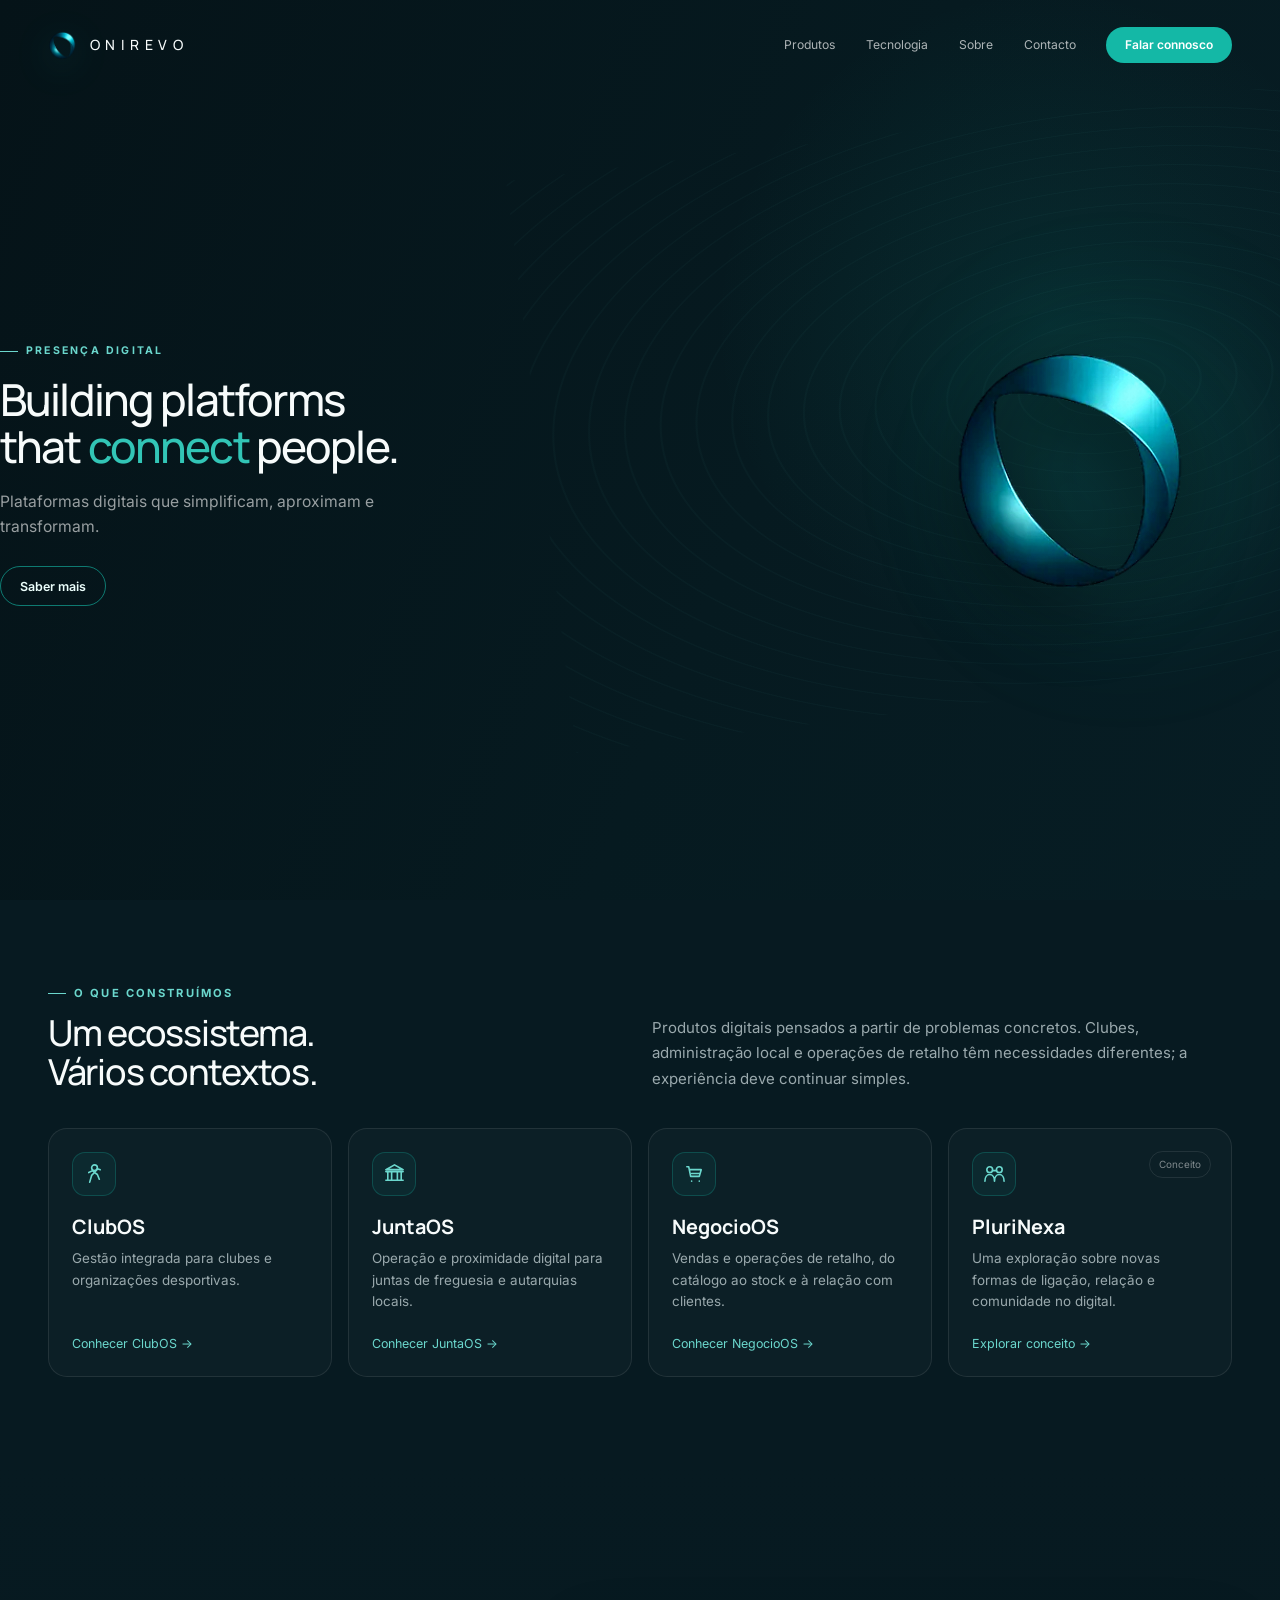
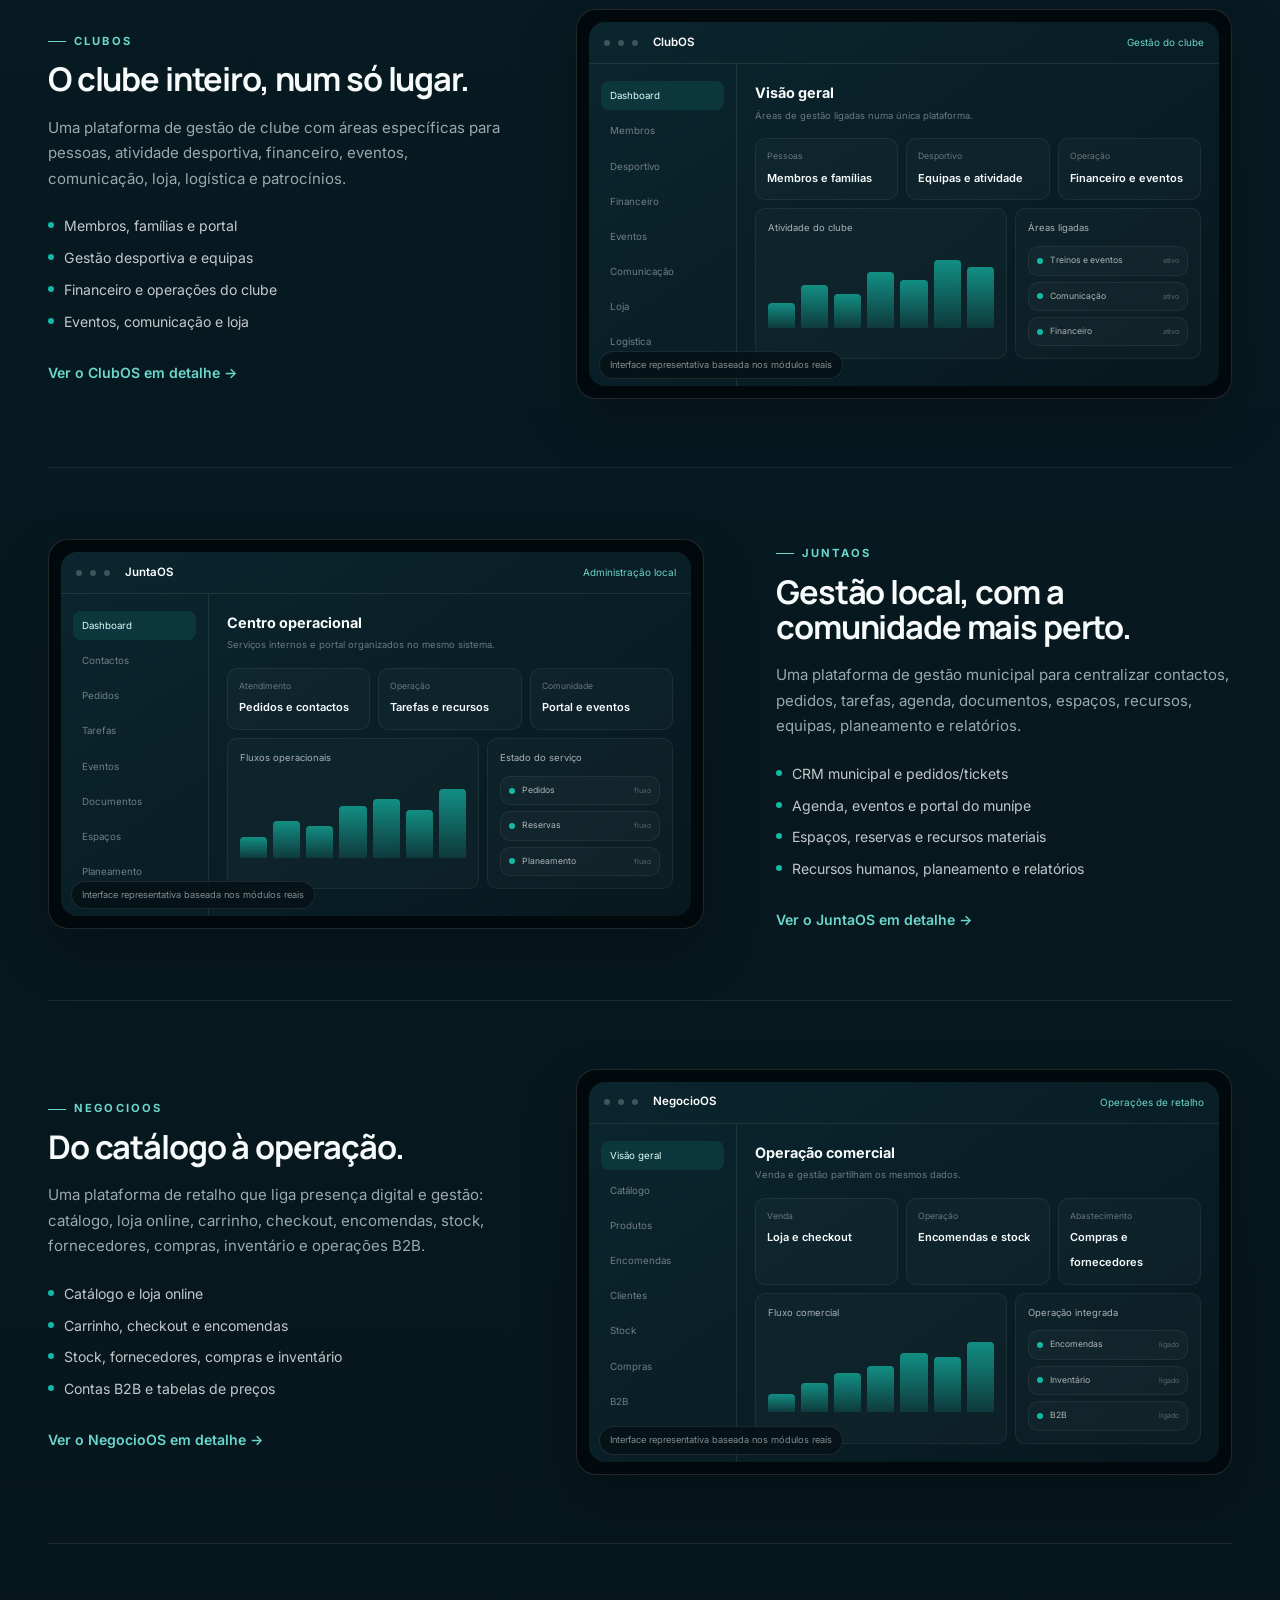
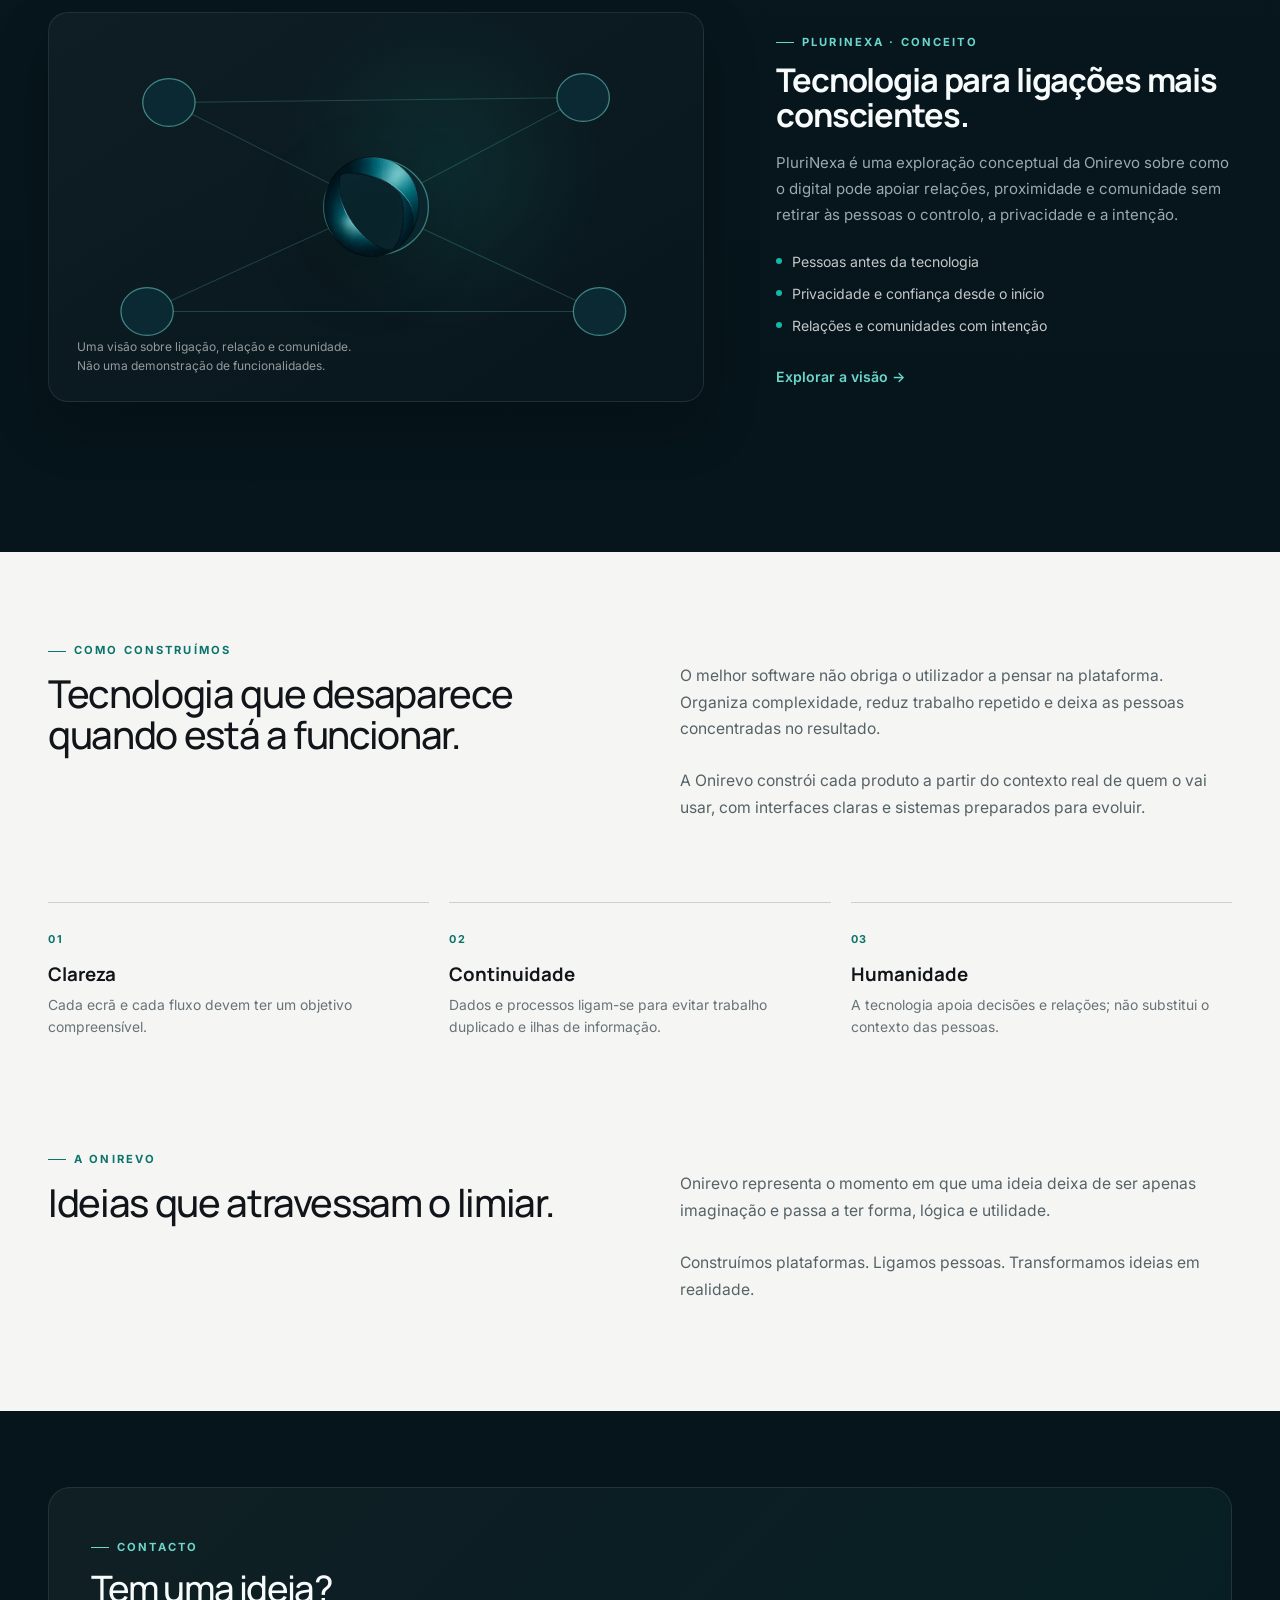
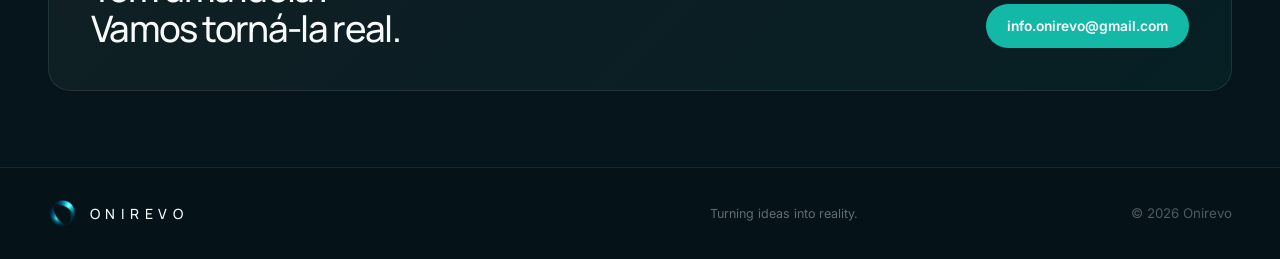
<file: index.html>
<!DOCTYPE html>
<html lang="pt-PT">
<head>
  <meta charset="UTF-8" />
  <meta name="viewport" content="width=device-width, initial-scale=1.0" />
  <meta name="description" content="Onirevo cria plataformas digitais para organizações, comunidades, retalho e novas formas de ligação." />
  <meta name="theme-color" content="#06151b" />
  <meta property="og:site_name" content="Onirevo" />
  <meta property="og:title" content="Onirevo — Plataformas digitais com propósito" />
  <meta property="og:description" content="Transformamos operações, comunidades e ideias em plataformas digitais." />
  <link rel="canonical" href="https://onirevo.pt/" />
  <title>Onirevo — Plataformas digitais com propósito</title>
  <link rel="preconnect" href="https://fonts.googleapis.com">
  <link rel="preconnect" href="https://fonts.gstatic.com" crossorigin>
  <link href="https://fonts.googleapis.com/css2?family=Inter:wght@400;500;600;700&family=Manrope:wght@500;600;700&display=swap" rel="stylesheet">
  <link rel="stylesheet" href="styles.css" />
  <link rel="stylesheet" href="home-refine.css" />
</head>
<body class="home-page">
  <header class="site-header">
    <div class="container header-inner">
      <a class="brand" href="#inicio" aria-label="Onirevo, início"><img src="assets/onirevo-symbol.webp" alt="Símbolo Onirevo"><span class="brand-word">ONIREVO</span></a>
      <nav class="desktop-nav" aria-label="Navegação principal"><a href="#produtos">Produtos</a><a href="#tecnologia">Tecnologia</a><a href="#sobre">Sobre</a><a href="#contacto">Contacto</a></nav>
      <a class="header-cta" href="#contacto">Falar connosco</a>
    </div>
  </header>

  <main id="inicio">
    <section class="hero">
      <div class="container hero-grid">
        <div class="hero-copy">
          <span class="eyebrow">PRESENÇA DIGITAL</span>
          <h1>Building platforms<br>that <span>connect</span> people.</h1>
          <p>Plataformas digitais que simplificam, aproximam e transformam.</p>
          <div class="hero-actions"><a class="button secondary" href="#produtos">Saber mais</a></div>
        </div>
        <div class="hero-visual" aria-hidden="true"><div class="hero-ring"></div><img class="hero-symbol" src="assets/onirevo-symbol.webp" alt=""></div>
      </div>
    </section>

    <section id="produtos" class="section ecosystem">
      <div class="container">
        <div class="section-head"><div><span class="eyebrow">O que construímos</span><h2>Um ecossistema.<br>Vários contextos.</h2></div><p>Produtos digitais pensados a partir de problemas concretos. Clubes, administração local e operações de retalho têm necessidades diferentes; a experiência deve continuar simples.</p></div>
        <div class="product-grid">
          <a class="product-card" href="clubos.html"><div class="product-mark"><svg viewBox="0 0 24 24"><circle cx="12" cy="6" r="3"/><path d="M7 21l2-7 3-3 3 2 2 5M6 11l4-2 2 2 3-4 3 1"/></svg></div><h3>ClubOS</h3><p>Gestão integrada para clubes e organizações desportivas.</p><span class="card-link">Conhecer ClubOS →</span></a>
          <a class="product-card" href="juntaos.html"><div class="product-mark"><svg viewBox="0 0 24 24"><path d="M3 10h18M5 10v8M9 10v8M15 10v8M19 10v8M3 19h18M12 3l9 5H3z"/></svg></div><h3>JuntaOS</h3><p>Operação e proximidade digital para juntas de freguesia e autarquias locais.</p><span class="card-link">Conhecer JuntaOS →</span></a>
          <a class="product-card" href="negocioos.html"><div class="product-mark"><svg viewBox="0 0 24 24"><path d="M4 5h2l2 10h9l2-7H7M9 20h.01M17 20h.01"/><path d="M9 12h8"/></svg></div><h3>NegocioOS</h3><p>Vendas e operações de retalho, do catálogo ao stock e à relação com clientes.</p><span class="card-link">Conhecer NegocioOS →</span></a>
          <a class="product-card" href="plurinexa.html"><span class="status">Conceito</span><div class="product-mark"><svg viewBox="0 0 24 24"><circle cx="7" cy="8" r="3"/><circle cx="17" cy="8" r="3"/><path d="M2 20c0-4 2-7 5-7s5 3 5 7M12 20c0-4 2-7 5-7s5 3 5 7M10 9h4"/></svg></div><h3>PluriNexa</h3><p>Uma exploração sobre novas formas de ligação, relação e comunidade no digital.</p><span class="card-link">Explorar conceito →</span></a>
        </div>
      </div>
    </section>

    <section class="section showcases">
      <div class="container">
        <article class="showcase-row">
          <div class="showcase-copy"><span class="eyebrow">ClubOS</span><h3>O clube inteiro, num só lugar.</h3><p>Uma plataforma de gestão de clube com áreas específicas para pessoas, atividade desportiva, financeiro, eventos, comunicação, loja, logística e patrocínios.</p><ul class="feature-list"><li>Membros, famílias e portal</li><li>Gestão desportiva e equipas</li><li>Financeiro e operações do clube</li><li>Eventos, comunicação e loja</li></ul><a class="text-link" href="clubos.html">Ver o ClubOS em detalhe →</a></div>
          <div class="interface-preview" aria-label="Estrutura funcional representativa do ClubOS"><div class="interface-window"><div class="window-bar"><span class="window-dot"></span><span class="window-dot"></span><span class="window-dot"></span><span class="window-title">ClubOS</span><span class="window-badge">Gestão do clube</span></div><div class="ui-body"><aside class="ui-sidebar"><span class="active">Dashboard</span><span>Membros</span><span>Desportivo</span><span>Financeiro</span><span>Eventos</span><span>Comunicação</span><span>Loja</span><span>Logística</span></aside><div class="ui-main"><h4>Visão geral</h4><p>Áreas de gestão ligadas numa única plataforma.</p><div class="ui-kpis"><div class="ui-kpi"><small>Pessoas</small><b>Membros e famílias</b></div><div class="ui-kpi"><small>Desportivo</small><b>Equipas e atividade</b></div><div class="ui-kpi"><small>Operação</small><b>Financeiro e eventos</b></div></div><div class="ui-columns"><div class="ui-panel"><div class="ui-panel-title">Atividade do clube</div><div class="ui-bars"><i style="height:31%"></i><i style="height:52%"></i><i style="height:42%"></i><i style="height:68%"></i><i style="height:59%"></i><i style="height:83%"></i><i style="height:74%"></i></div></div><div class="ui-panel"><div class="ui-panel-title">Áreas ligadas</div><div class="ui-list"><div class="ui-list-row"><i></i>Treinos e eventos<small>ativo</small></div><div class="ui-list-row"><i></i>Comunicação<small>ativo</small></div><div class="ui-list-row"><i></i>Financeiro<small>ativo</small></div></div></div></div></div></div></div><span class="preview-note">Interface representativa baseada nos módulos reais</span></div>
        </article>

        <article class="showcase-row reverse">
          <div class="showcase-copy"><span class="eyebrow">JuntaOS</span><h3>Gestão local, com a comunidade mais perto.</h3><p>Uma plataforma de gestão municipal para centralizar contactos, pedidos, tarefas, agenda, documentos, espaços, recursos, equipas, planeamento e relatórios.</p><ul class="feature-list"><li>CRM municipal e pedidos/tickets</li><li>Agenda, eventos e portal do munípe</li><li>Espaços, reservas e recursos materiais</li><li>Recursos humanos, planeamento e relatórios</li></ul><a class="text-link" href="juntaos.html">Ver o JuntaOS em detalhe →</a></div>
          <div class="interface-preview" aria-label="Estrutura funcional representativa do JuntaOS"><div class="interface-window"><div class="window-bar"><span class="window-dot"></span><span class="window-dot"></span><span class="window-dot"></span><span class="window-title">JuntaOS</span><span class="window-badge">Administração local</span></div><div class="ui-body"><aside class="ui-sidebar"><span class="active">Dashboard</span><span>Contactos</span><span>Pedidos</span><span>Tarefas</span><span>Eventos</span><span>Documentos</span><span>Espaços</span><span>Planeamento</span></aside><div class="ui-main"><h4>Centro operacional</h4><p>Serviços internos e portal organizados no mesmo sistema.</p><div class="ui-kpis"><div class="ui-kpi"><small>Atendimento</small><b>Pedidos e contactos</b></div><div class="ui-kpi"><small>Operação</small><b>Tarefas e recursos</b></div><div class="ui-kpi"><small>Comunidade</small><b>Portal e eventos</b></div></div><div class="ui-columns"><div class="ui-panel"><div class="ui-panel-title">Fluxos operacionais</div><div class="ui-bars"><i style="height:26%"></i><i style="height:45%"></i><i style="height:39%"></i><i style="height:63%"></i><i style="height:72%"></i><i style="height:58%"></i><i style="height:84%"></i></div></div><div class="ui-panel"><div class="ui-panel-title">Estado do serviço</div><div class="ui-list"><div class="ui-list-row"><i></i>Pedidos<small>fluxo</small></div><div class="ui-list-row"><i></i>Reservas<small>fluxo</small></div><div class="ui-list-row"><i></i>Planeamento<small>fluxo</small></div></div></div></div></div></div></div><span class="preview-note">Interface representativa baseada nos módulos reais</span></div>
        </article>

        <article class="showcase-row">
          <div class="showcase-copy"><span class="eyebrow">NegocioOS</span><h3>Do catálogo à operação.</h3><p>Uma plataforma de retalho que liga presença digital e gestão: catálogo, loja online, carrinho, checkout, encomendas, stock, fornecedores, compras, inventário e operações B2B.</p><ul class="feature-list"><li>Catálogo e loja online</li><li>Carrinho, checkout e encomendas</li><li>Stock, fornecedores, compras e inventário</li><li>Contas B2B e tabelas de preços</li></ul><a class="text-link" href="negocioos.html">Ver o NegocioOS em detalhe →</a></div>
          <div class="interface-preview" aria-label="Estrutura funcional representativa do NegocioOS"><div class="interface-window"><div class="window-bar"><span class="window-dot"></span><span class="window-dot"></span><span class="window-dot"></span><span class="window-title">NegocioOS</span><span class="window-badge">Operações de retalho</span></div><div class="ui-body"><aside class="ui-sidebar"><span class="active">Visão geral</span><span>Catálogo</span><span>Produtos</span><span>Encomendas</span><span>Clientes</span><span>Stock</span><span>Compras</span><span>B2B</span></aside><div class="ui-main"><h4>Operação comercial</h4><p>Venda e gestão partilham os mesmos dados.</p><div class="ui-kpis"><div class="ui-kpi"><small>Venda</small><b>Loja e checkout</b></div><div class="ui-kpi"><small>Operação</small><b>Encomendas e stock</b></div><div class="ui-kpi"><small>Abastecimento</small><b>Compras e fornecedores</b></div></div><div class="ui-columns"><div class="ui-panel"><div class="ui-panel-title">Fluxo comercial</div><div class="ui-bars"><i style="height:22%"></i><i style="height:36%"></i><i style="height:48%"></i><i style="height:57%"></i><i style="height:73%"></i><i style="height:68%"></i><i style="height:86%"></i></div></div><div class="ui-panel"><div class="ui-panel-title">Operação integrada</div><div class="ui-list"><div class="ui-list-row"><i></i>Encomendas<small>ligado</small></div><div class="ui-list-row"><i></i>Inventário<small>ligado</small></div><div class="ui-list-row"><i></i>B2B<small>ligado</small></div></div></div></div></div></div></div><span class="preview-note">Interface representativa baseada nos módulos reais</span></div>
        </article>

        <article class="showcase-row reverse">
          <div class="showcase-copy"><span class="eyebrow">PluriNexa · Conceito</span><h3>Tecnologia para ligações mais conscientes.</h3><p>PluriNexa é uma exploração conceptual da Onirevo sobre como o digital pode apoiar relações, proximidade e comunidade sem retirar às pessoas o controlo, a privacidade e a intenção.</p><ul class="feature-list"><li>Pessoas antes da tecnologia</li><li>Privacidade e confiança desde o início</li><li>Relações e comunidades com intenção</li></ul><a class="text-link" href="plurinexa.html">Explorar a visão →</a></div>
          <div class="concept-card" aria-label="Visual conceptual PluriNexa"><div class="concept-network"><svg viewBox="0 0 600 390" preserveAspectRatio="none"><line x1="110" y1="90" x2="300" y2="195"/><line x1="490" y1="85" x2="300" y2="195"/><line x1="90" y1="300" x2="300" y2="195"/><line x1="505" y1="300" x2="300" y2="195"/><line x1="110" y1="90" x2="490" y2="85"/><line x1="90" y1="300" x2="505" y2="300"/><circle cx="110" cy="90" r="24"/><circle cx="490" cy="85" r="24"/><circle cx="90" cy="300" r="24"/><circle cx="505" cy="300" r="24"/><circle cx="300" cy="195" r="48"/></svg></div><div class="concept-center"><img src="assets/onirevo-symbol.webp" alt=""></div><div class="concept-label">Uma visão sobre ligação, relação e comunidade. Não uma demonstração de funcionalidades.</div></div>
        </article>
      </div>
    </section>

    <section id="tecnologia" class="section light-section">
      <div class="container"><div class="light-grid"><div><span class="eyebrow" style="color:#0c746b">Como construímos</span><h2>Tecnologia que desaparece quando está a funcionar.</h2></div><div class="light-copy"><p>O melhor software não obriga o utilizador a pensar na plataforma. Organiza complexidade, reduz trabalho repetido e deixa as pessoas concentradas no resultado.</p><p>A Onirevo constrói cada produto a partir do contexto real de quem o vai usar, com interfaces claras e sistemas preparados para evoluir.</p></div></div><div class="principles"><article class="principle"><span>01</span><h3>Clareza</h3><p>Cada ecrã e cada fluxo devem ter um objetivo compreensível.</p></article><article class="principle"><span>02</span><h3>Continuidade</h3><p>Dados e processos ligam-se para evitar trabalho duplicado e ilhas de informação.</p></article><article class="principle"><span>03</span><h3>Humanidade</h3><p>A tecnologia apoia decisões e relações; não substitui o contexto das pessoas.</p></article></div></div>
    </section>

    <section id="sobre" class="section light-section" style="padding-top:0"><div class="container"><div class="light-grid"><div><span class="eyebrow" style="color:#0c746b">A Onirevo</span><h2>Ideias que atravessam o limiar.</h2></div><div class="light-copy"><p>Onirevo representa o momento em que uma ideia deixa de ser apenas imaginação e passa a ter forma, lógica e utilidade.</p><p>Construímos plataformas. Ligamos pessoas. Transformamos ideias em realidade.</p></div></div></div></section>

    <section id="contacto" class="contact"><div class="container contact-panel"><div><span class="eyebrow">Contacto</span><h2>Tem uma ideia?<br>Vamos torná-la real.</h2></div><a class="button" href="mailto:info.onirevo@gmail.com">info.onirevo@gmail.com</a></div></section>
  </main>

  <footer class="footer"><div class="container footer-inner"><a class="brand" href="#inicio"><img src="assets/onirevo-symbol.webp" alt=""><span class="brand-word">ONIREVO</span></a><p>Turning ideas into reality.</p><small>© 2026 Onirevo</small></div></footer>
</body>
</html>
</file>
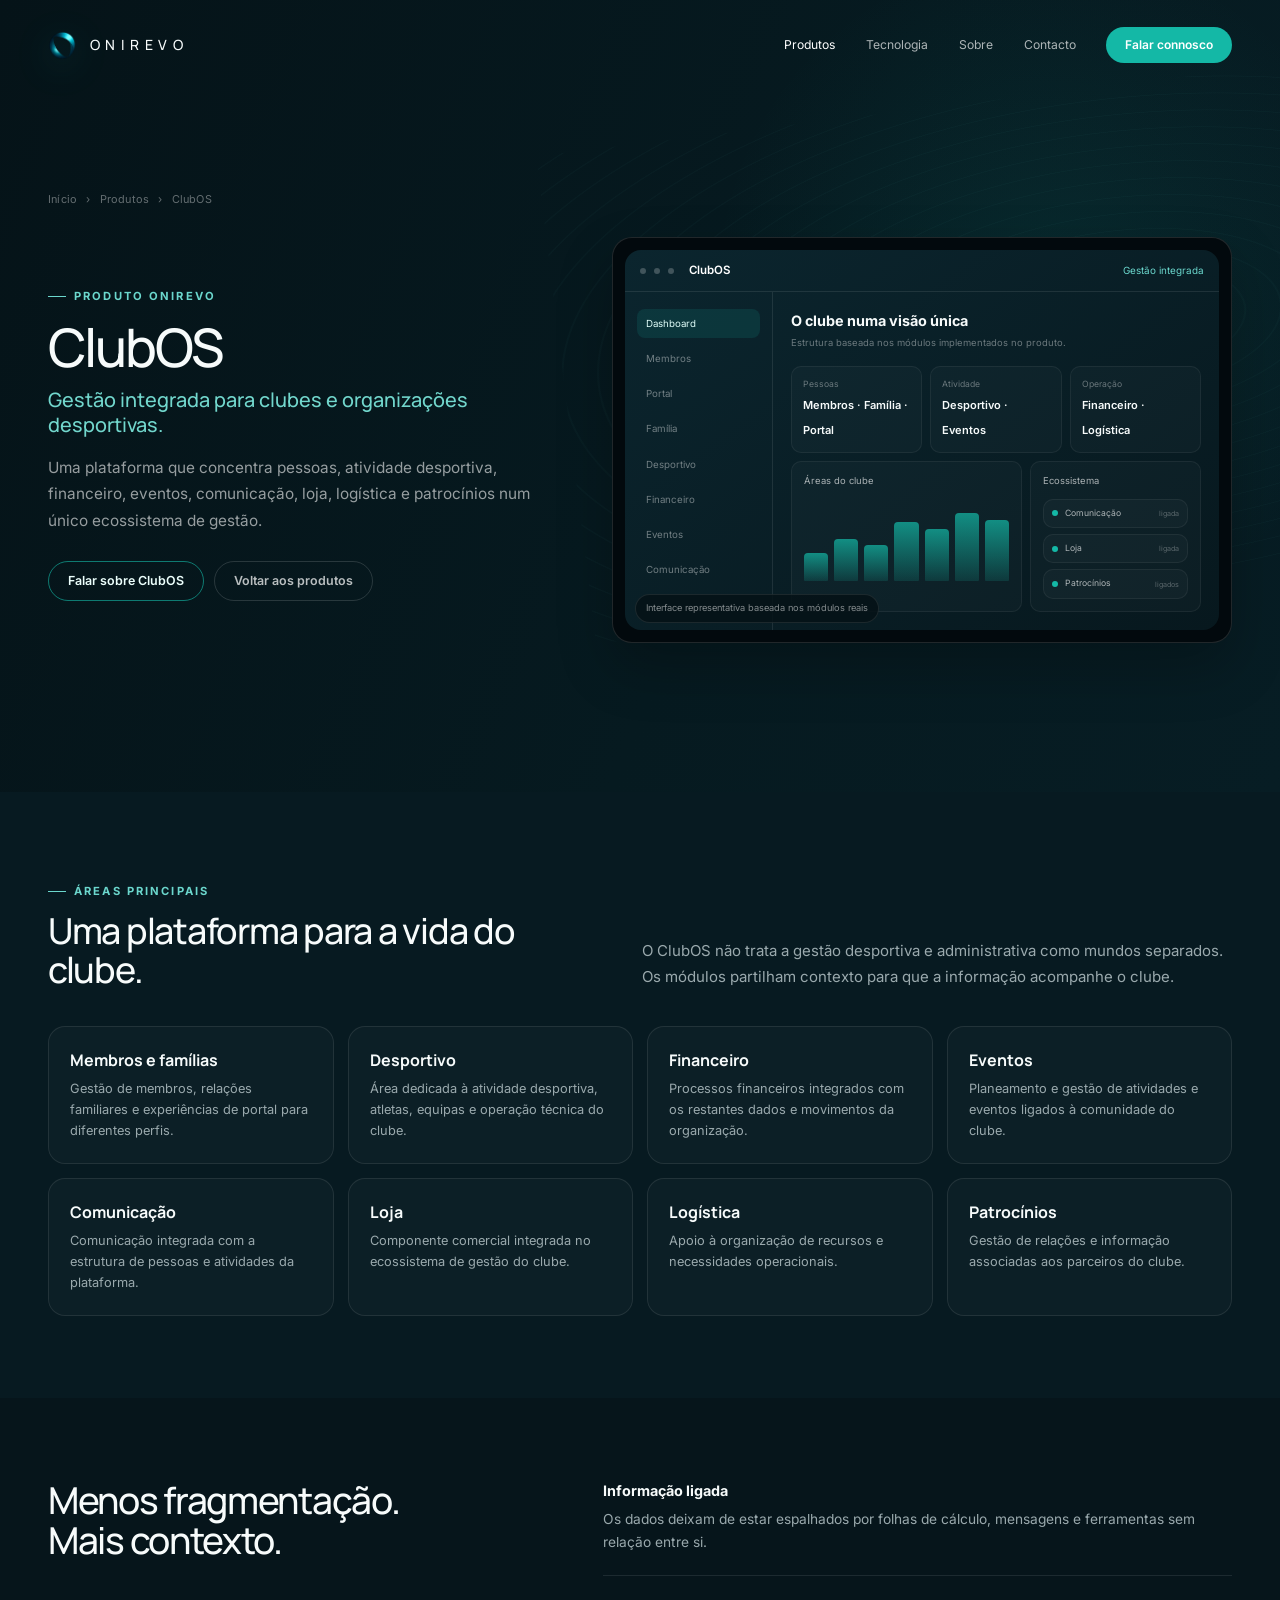
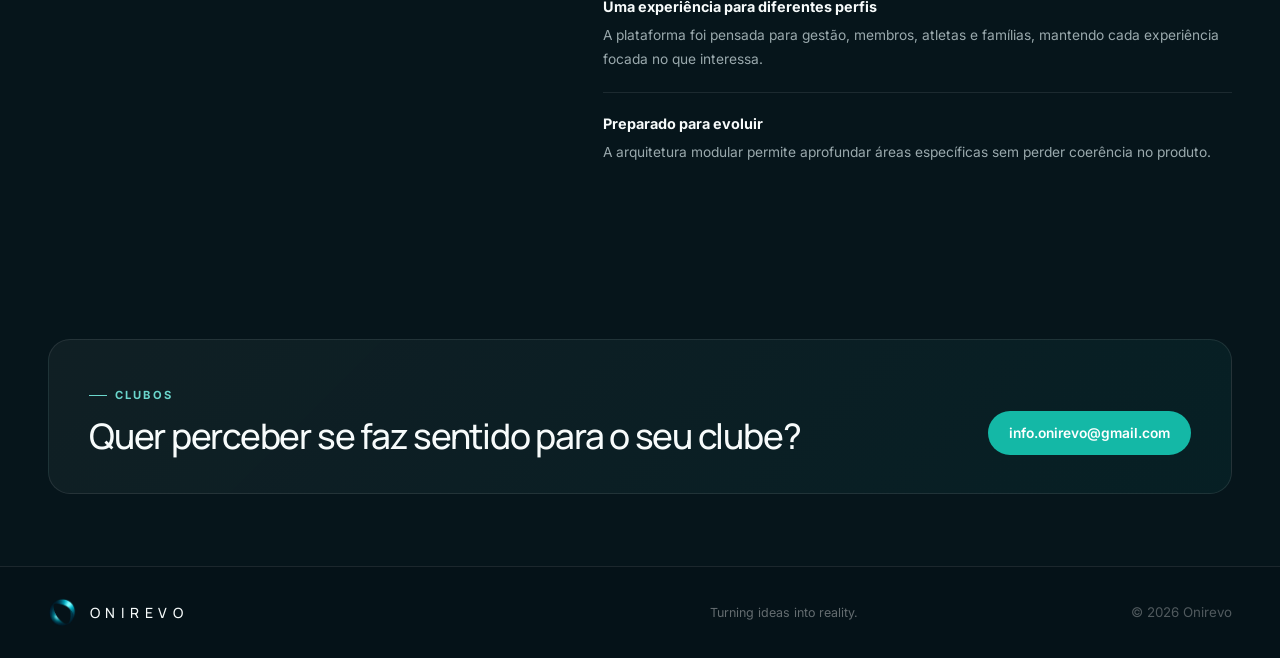
<file: clubos.html>
<!DOCTYPE html>
<html lang="pt-PT"><head><meta charset="UTF-8"><meta name="viewport" content="width=device-width, initial-scale=1.0"><meta name="description" content="ClubOS — plataforma de gestão integrada para clubes e organizações desportivas."><meta name="theme-color" content="#06151b"><title>ClubOS — Onirevo</title><link rel="preconnect" href="https://fonts.googleapis.com"><link rel="preconnect" href="https://fonts.gstatic.com" crossorigin><link href="https://fonts.googleapis.com/css2?family=Inter:wght@400;500;600;700&family=Manrope:wght@500;600;700&display=swap" rel="stylesheet"><link rel="stylesheet" href="styles.css"><link rel="stylesheet" href="home-refine.css"></head>
<body class="product-page">
<header class="site-header"><div class="container header-inner"><a class="brand" href="index.html"><img src="assets/onirevo-symbol.webp" alt="Símbolo Onirevo"><span class="brand-word">ONIREVO</span></a><nav class="desktop-nav"><a class="active" href="index.html#produtos">Produtos</a><a href="index.html#tecnologia">Tecnologia</a><a href="index.html#sobre">Sobre</a><a href="index.html#contacto">Contacto</a></nav><a class="header-cta" href="index.html#contacto">Falar connosco</a></div></header>
<main>
<section class="product-hero"><div class="container"><div class="breadcrumbs"><a href="index.html">Início</a><span>›</span><a href="index.html#produtos">Produtos</a><span>›</span><span>ClubOS</span></div><div class="product-hero-grid"><div><span class="eyebrow">Produto Onirevo</span><h1>ClubOS</h1><p class="product-subtitle">Gestão integrada para clubes e organizações desportivas.</p><p class="product-intro">Uma plataforma que concentra pessoas, atividade desportiva, financeiro, eventos, comunicação, loja, logística e patrocínios num único ecossistema de gestão.</p><div class="hero-actions"><a class="button" href="mailto:info.onirevo@gmail.com?subject=ClubOS">Falar sobre ClubOS</a><a class="button secondary" href="index.html#produtos">Voltar aos produtos</a></div></div>
<div class="interface-preview"><div class="interface-window"><div class="window-bar"><span class="window-dot"></span><span class="window-dot"></span><span class="window-dot"></span><span class="window-title">ClubOS</span><span class="window-badge">Gestão integrada</span></div><div class="ui-body"><aside class="ui-sidebar"><span class="active">Dashboard</span><span>Membros</span><span>Portal</span><span>Família</span><span>Desportivo</span><span>Financeiro</span><span>Eventos</span><span>Comunicação</span></aside><div class="ui-main"><h4>O clube numa visão única</h4><p>Estrutura baseada nos módulos implementados no produto.</p><div class="ui-kpis"><div class="ui-kpi"><small>Pessoas</small><b>Membros · Família · Portal</b></div><div class="ui-kpi"><small>Atividade</small><b>Desportivo · Eventos</b></div><div class="ui-kpi"><small>Operação</small><b>Financeiro · Logística</b></div></div><div class="ui-columns"><div class="ui-panel"><div class="ui-panel-title">Áreas do clube</div><div class="ui-bars"><i style="height:34%"></i><i style="height:51%"></i><i style="height:43%"></i><i style="height:71%"></i><i style="height:63%"></i><i style="height:82%"></i><i style="height:74%"></i></div></div><div class="ui-panel"><div class="ui-panel-title">Ecossistema</div><div class="ui-list"><div class="ui-list-row"><i></i>Comunicação<small>ligada</small></div><div class="ui-list-row"><i></i>Loja<small>ligada</small></div><div class="ui-list-row"><i></i>Patrocínios<small>ligados</small></div></div></div></div></div></div></div><span class="preview-note">Interface representativa baseada nos módulos reais</span></div></div></div></section>
<section class="section module-section"><div class="container"><div class="section-head"><div><span class="eyebrow">Áreas principais</span><h2>Uma plataforma para a vida do clube.</h2></div><p>O ClubOS não trata a gestão desportiva e administrativa como mundos separados. Os módulos partilham contexto para que a informação acompanhe o clube.</p></div><div class="module-grid"><article class="module-card"><h3>Membros e famílias</h3><p>Gestão de membros, relações familiares e experiências de portal para diferentes perfis.</p></article><article class="module-card"><h3>Desportivo</h3><p>Área dedicada à atividade desportiva, atletas, equipas e operação técnica do clube.</p></article><article class="module-card"><h3>Financeiro</h3><p>Processos financeiros integrados com os restantes dados e movimentos da organização.</p></article><article class="module-card"><h3>Eventos</h3><p>Planeamento e gestão de atividades e eventos ligados à comunidade do clube.</p></article><article class="module-card"><h3>Comunicação</h3><p>Comunicação integrada com a estrutura de pessoas e atividades da plataforma.</p></article><article class="module-card"><h3>Loja</h3><p>Componente comercial integrada no ecossistema de gestão do clube.</p></article><article class="module-card"><h3>Logística</h3><p>Apoio à organização de recursos e necessidades operacionais.</p></article><article class="module-card"><h3>Patrocínios</h3><p>Gestão de relações e informação associadas aos parceiros do clube.</p></article></div></div></section>
<section class="section product-story"><div class="container story-grid"><h2>Menos fragmentação.<br>Mais contexto.</h2><div class="story-items"><div class="story-item"><b>Informação ligada</b><p>Os dados deixam de estar espalhados por folhas de cálculo, mensagens e ferramentas sem relação entre si.</p></div><div class="story-item"><b>Uma experiência para diferentes perfis</b><p>A plataforma foi pensada para gestão, membros, atletas e famílias, mantendo cada experiência focada no que interessa.</p></div><div class="story-item"><b>Preparado para evoluir</b><p>A arquitetura modular permite aprofundar áreas específicas sem perder coerência no produto.</p></div></div></div></section>
<section class="contact"><div class="container contact-panel"><div><span class="eyebrow">ClubOS</span><h2>Quer perceber se faz sentido para o seu clube?</h2></div><a class="button" href="mailto:info.onirevo@gmail.com?subject=ClubOS">info.onirevo@gmail.com</a></div></section>
</main><footer class="footer"><div class="container footer-inner"><a class="brand" href="index.html"><img src="assets/onirevo-symbol.webp" alt=""><span class="brand-word">ONIREVO</span></a><p>Turning ideas into reality.</p><small>© 2026 Onirevo</small></div></footer></body></html>
</file>
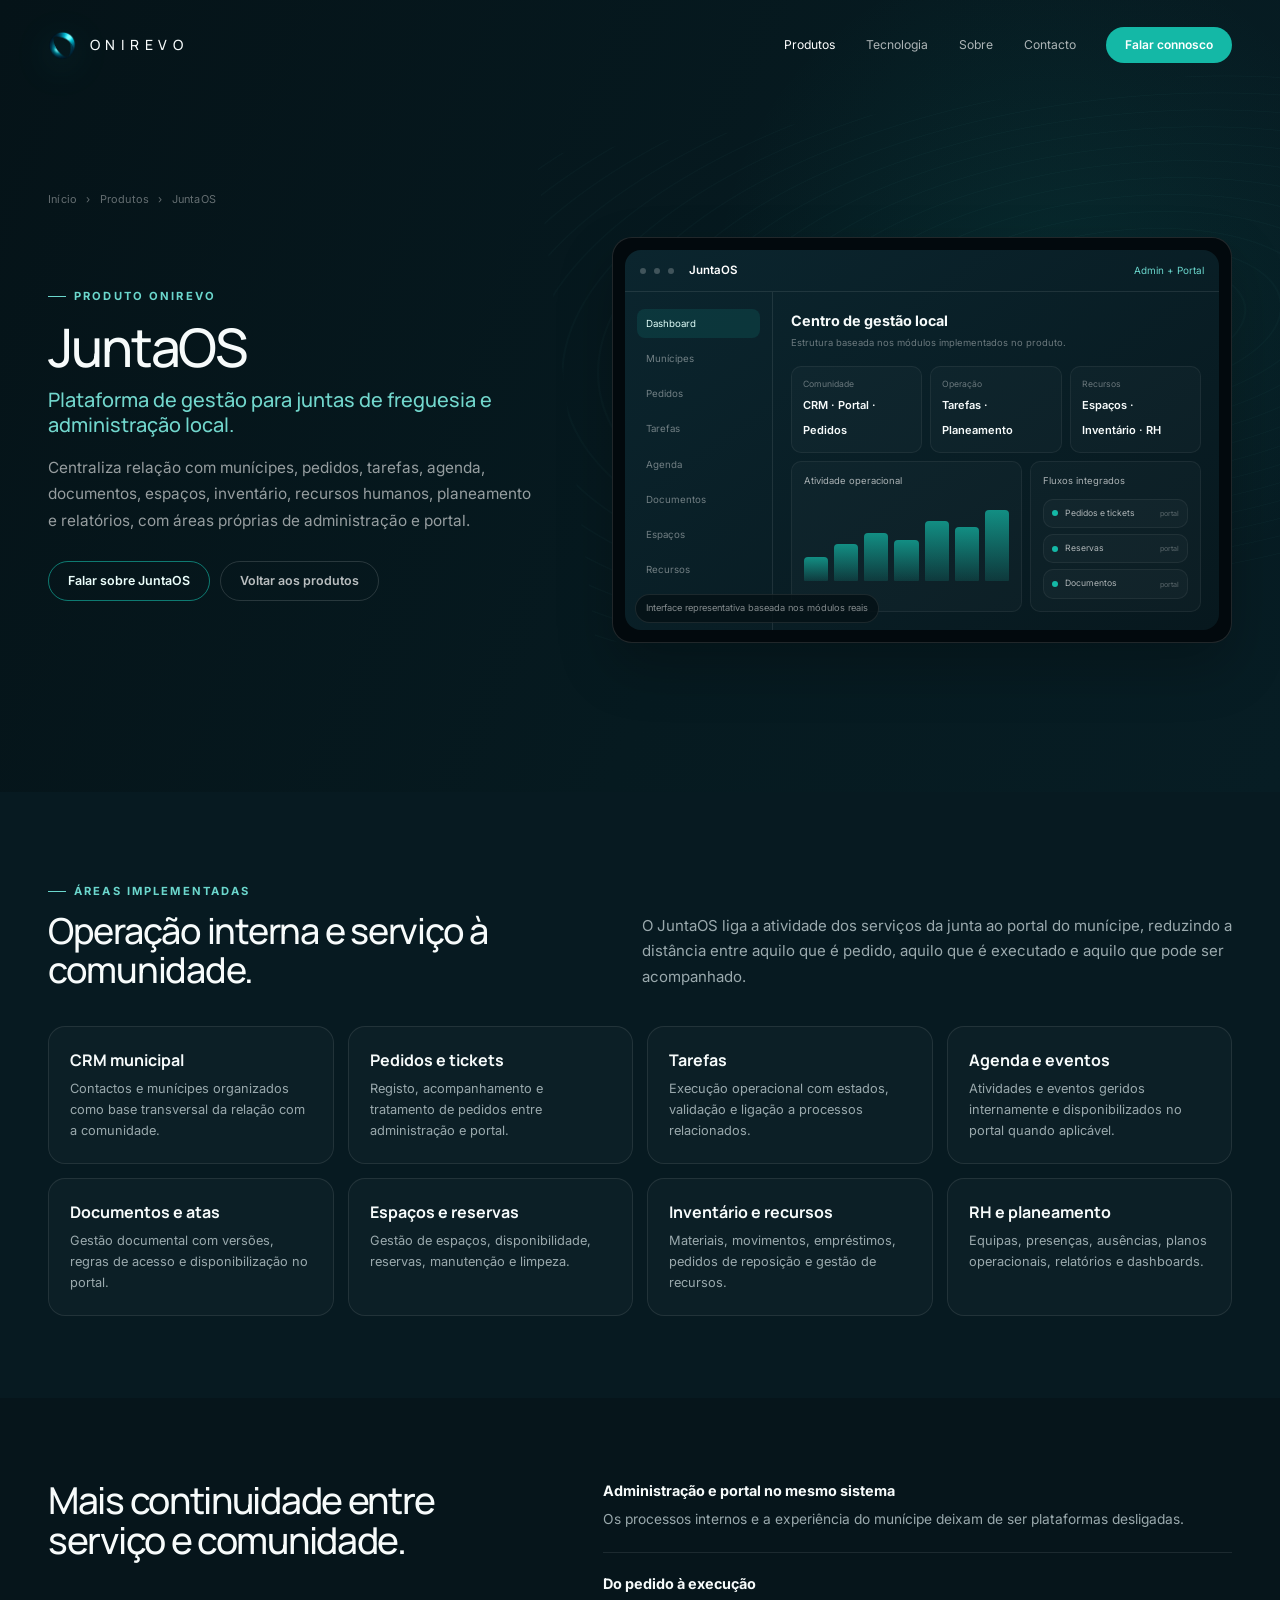
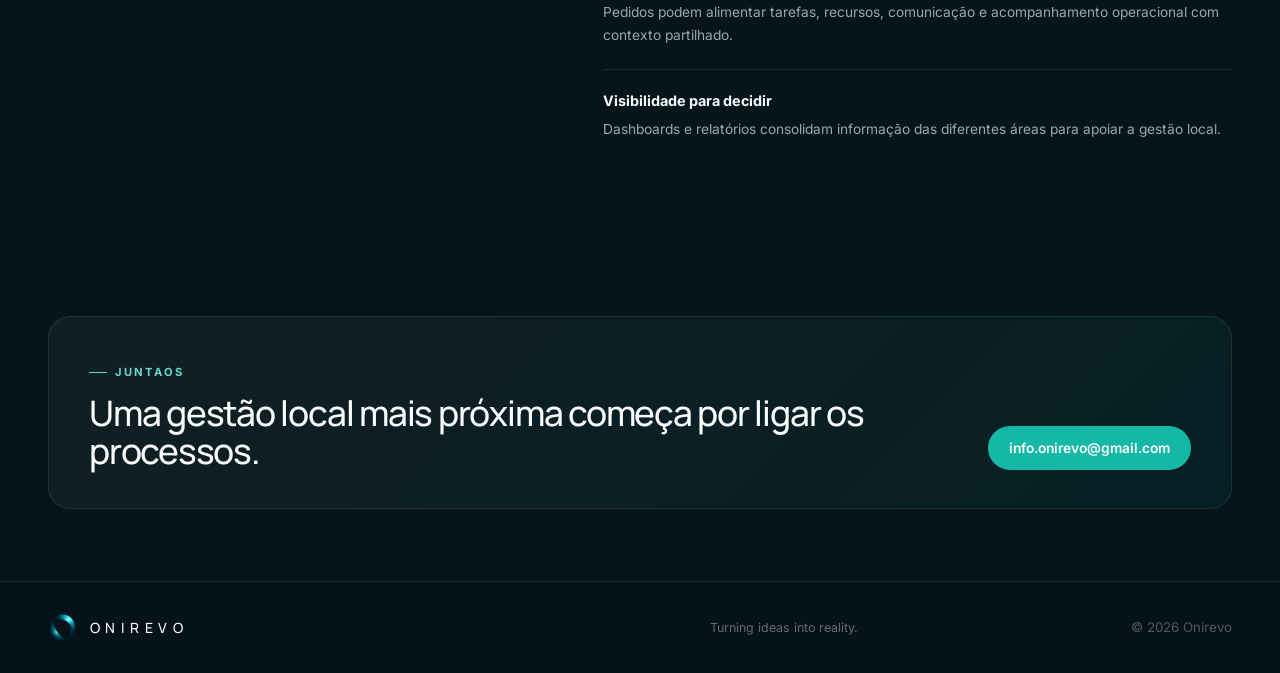
<file: juntaos.html>
<!DOCTYPE html>
<html lang="pt-PT"><head><meta charset="UTF-8"><meta name="viewport" content="width=device-width, initial-scale=1.0"><meta name="description" content="JuntaOS — plataforma de gestão para juntas de freguesia e autarquias locais."><meta name="theme-color" content="#06151b"><title>JuntaOS — Onirevo</title><link rel="preconnect" href="https://fonts.googleapis.com"><link rel="preconnect" href="https://fonts.gstatic.com" crossorigin><link href="https://fonts.googleapis.com/css2?family=Inter:wght@400;500;600;700&family=Manrope:wght@500;600;700&display=swap" rel="stylesheet"><link rel="stylesheet" href="styles.css"><link rel="stylesheet" href="home-refine.css"></head>
<body class="product-page"><header class="site-header"><div class="container header-inner"><a class="brand" href="index.html"><img src="assets/onirevo-symbol.webp" alt="Símbolo Onirevo"><span class="brand-word">ONIREVO</span></a><nav class="desktop-nav"><a class="active" href="index.html#produtos">Produtos</a><a href="index.html#tecnologia">Tecnologia</a><a href="index.html#sobre">Sobre</a><a href="index.html#contacto">Contacto</a></nav><a class="header-cta" href="index.html#contacto">Falar connosco</a></div></header>
<main><section class="product-hero"><div class="container"><div class="breadcrumbs"><a href="index.html">Início</a><span>›</span><a href="index.html#produtos">Produtos</a><span>›</span><span>JuntaOS</span></div><div class="product-hero-grid"><div><span class="eyebrow">Produto Onirevo</span><h1>JuntaOS</h1><p class="product-subtitle">Plataforma de gestão para juntas de freguesia e administração local.</p><p class="product-intro">Centraliza relação com munícipes, pedidos, tarefas, agenda, documentos, espaços, inventário, recursos humanos, planeamento e relatórios, com áreas próprias de administração e portal.</p><div class="hero-actions"><a class="button" href="mailto:info.onirevo@gmail.com?subject=JuntaOS">Falar sobre JuntaOS</a><a class="button secondary" href="index.html#produtos">Voltar aos produtos</a></div></div>
<div class="interface-preview"><div class="interface-window"><div class="window-bar"><span class="window-dot"></span><span class="window-dot"></span><span class="window-dot"></span><span class="window-title">JuntaOS</span><span class="window-badge">Admin + Portal</span></div><div class="ui-body"><aside class="ui-sidebar"><span class="active">Dashboard</span><span>Munícipes</span><span>Pedidos</span><span>Tarefas</span><span>Agenda</span><span>Documentos</span><span>Espaços</span><span>Recursos</span></aside><div class="ui-main"><h4>Centro de gestão local</h4><p>Estrutura baseada nos módulos implementados no produto.</p><div class="ui-kpis"><div class="ui-kpi"><small>Comunidade</small><b>CRM · Portal · Pedidos</b></div><div class="ui-kpi"><small>Operação</small><b>Tarefas · Planeamento</b></div><div class="ui-kpi"><small>Recursos</small><b>Espaços · Inventário · RH</b></div></div><div class="ui-columns"><div class="ui-panel"><div class="ui-panel-title">Atividade operacional</div><div class="ui-bars"><i style="height:29%"></i><i style="height:45%"></i><i style="height:58%"></i><i style="height:49%"></i><i style="height:73%"></i><i style="height:65%"></i><i style="height:86%"></i></div></div><div class="ui-panel"><div class="ui-panel-title">Fluxos integrados</div><div class="ui-list"><div class="ui-list-row"><i></i>Pedidos e tickets<small>portal</small></div><div class="ui-list-row"><i></i>Reservas<small>portal</small></div><div class="ui-list-row"><i></i>Documentos<small>portal</small></div></div></div></div></div></div></div><span class="preview-note">Interface representativa baseada nos módulos reais</span></div></div></div></section>
<section class="section module-section"><div class="container"><div class="section-head"><div><span class="eyebrow">Áreas implementadas</span><h2>Operação interna e serviço à comunidade.</h2></div><p>O JuntaOS liga a atividade dos serviços da junta ao portal do munícipe, reduzindo a distância entre aquilo que é pedido, aquilo que é executado e aquilo que pode ser acompanhado.</p></div><div class="module-grid"><article class="module-card"><h3>CRM municipal</h3><p>Contactos e munícipes organizados como base transversal da relação com a comunidade.</p></article><article class="module-card"><h3>Pedidos e tickets</h3><p>Registo, acompanhamento e tratamento de pedidos entre administração e portal.</p></article><article class="module-card"><h3>Tarefas</h3><p>Execução operacional com estados, validação e ligação a processos relacionados.</p></article><article class="module-card"><h3>Agenda e eventos</h3><p>Atividades e eventos geridos internamente e disponibilizados no portal quando aplicável.</p></article><article class="module-card"><h3>Documentos e atas</h3><p>Gestão documental com versões, regras de acesso e disponibilização no portal.</p></article><article class="module-card"><h3>Espaços e reservas</h3><p>Gestão de espaços, disponibilidade, reservas, manutenção e limpeza.</p></article><article class="module-card"><h3>Inventário e recursos</h3><p>Materiais, movimentos, empréstimos, pedidos de reposição e gestão de recursos.</p></article><article class="module-card"><h3>RH e planeamento</h3><p>Equipas, presenças, ausências, planos operacionais, relatórios e dashboards.</p></article></div></div></section>
<section class="section product-story"><div class="container story-grid"><h2>Mais continuidade entre serviço e comunidade.</h2><div class="story-items"><div class="story-item"><b>Administração e portal no mesmo sistema</b><p>Os processos internos e a experiência do munícipe deixam de ser plataformas desligadas.</p></div><div class="story-item"><b>Do pedido à execução</b><p>Pedidos podem alimentar tarefas, recursos, comunicação e acompanhamento operacional com contexto partilhado.</p></div><div class="story-item"><b>Visibilidade para decidir</b><p>Dashboards e relatórios consolidam informação das diferentes áreas para apoiar a gestão local.</p></div></div></div></section>
<section class="contact"><div class="container contact-panel"><div><span class="eyebrow">JuntaOS</span><h2>Uma gestão local mais próxima começa por ligar os processos.</h2></div><a class="button" href="mailto:info.onirevo@gmail.com?subject=JuntaOS">info.onirevo@gmail.com</a></div></section></main>
<footer class="footer"><div class="container footer-inner"><a class="brand" href="index.html"><img src="assets/onirevo-symbol.webp" alt=""><span class="brand-word">ONIREVO</span></a><p>Turning ideas into reality.</p><small>© 2026 Onirevo</small></div></footer></body></html>
</file>
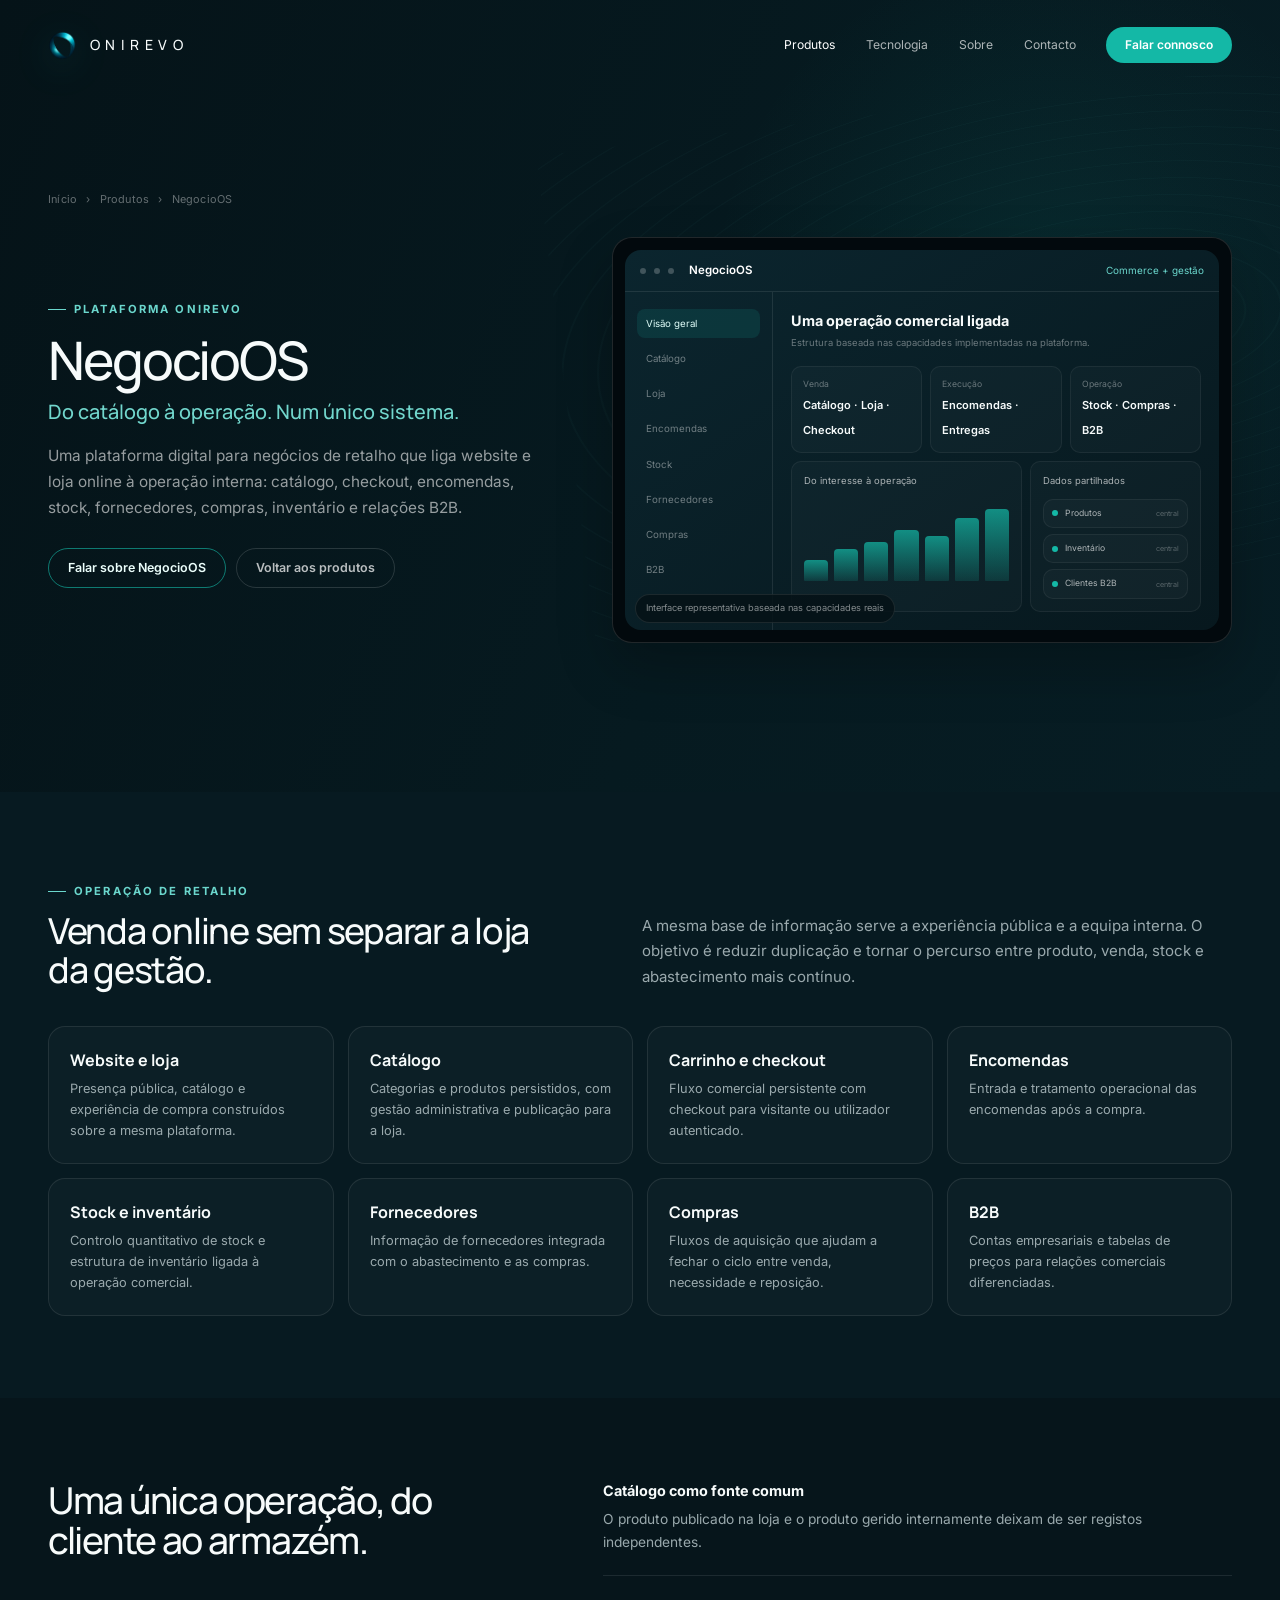
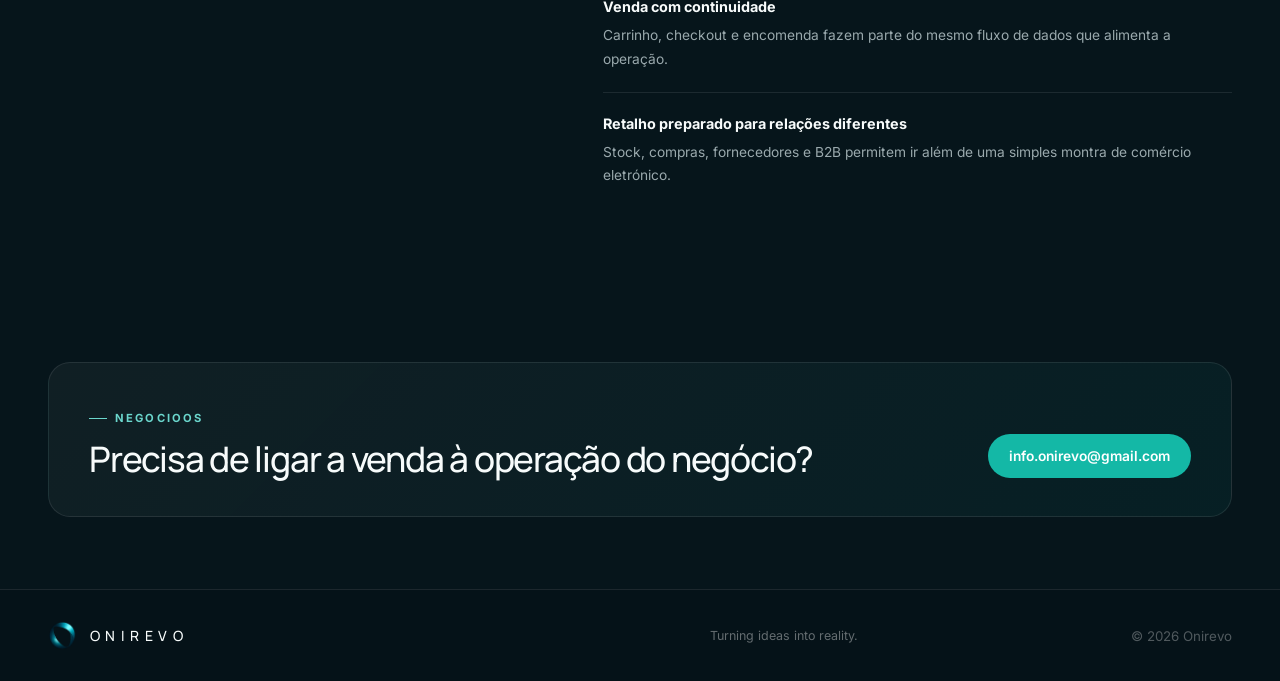
<file: negocioos.html>
<!DOCTYPE html>
<html lang="pt-PT"><head><meta charset="UTF-8"><meta name="viewport" content="width=device-width, initial-scale=1.0"><meta name="description" content="NegocioOS — plataforma digital para vendas e operações de retalho."><meta name="theme-color" content="#06151b"><title>NegocioOS — Onirevo</title><link rel="preconnect" href="https://fonts.googleapis.com"><link rel="preconnect" href="https://fonts.gstatic.com" crossorigin><link href="https://fonts.googleapis.com/css2?family=Inter:wght@400;500;600;700&family=Manrope:wght@500;600;700&display=swap" rel="stylesheet"><link rel="stylesheet" href="styles.css"><link rel="stylesheet" href="home-refine.css"></head>
<body class="product-page"><header class="site-header"><div class="container header-inner"><a class="brand" href="index.html"><img src="assets/onirevo-symbol.webp" alt="Símbolo Onirevo"><span class="brand-word">ONIREVO</span></a><nav class="desktop-nav"><a class="active" href="index.html#produtos">Produtos</a><a href="index.html#tecnologia">Tecnologia</a><a href="index.html#sobre">Sobre</a><a href="index.html#contacto">Contacto</a></nav><a class="header-cta" href="index.html#contacto">Falar connosco</a></div></header>
<main><section class="product-hero"><div class="container"><div class="breadcrumbs"><a href="index.html">Início</a><span>›</span><a href="index.html#produtos">Produtos</a><span>›</span><span>NegocioOS</span></div><div class="product-hero-grid"><div><span class="eyebrow">Plataforma Onirevo</span><h1>NegocioOS</h1><p class="product-subtitle">Do catálogo à operação. Num único sistema.</p><p class="product-intro">Uma plataforma digital para negócios de retalho que liga website e loja online à operação interna: catálogo, checkout, encomendas, stock, fornecedores, compras, inventário e relações B2B.</p><div class="hero-actions"><a class="button" href="mailto:info.onirevo@gmail.com?subject=NegocioOS">Falar sobre NegocioOS</a><a class="button secondary" href="index.html#produtos">Voltar aos produtos</a></div></div>
<div class="interface-preview"><div class="interface-window"><div class="window-bar"><span class="window-dot"></span><span class="window-dot"></span><span class="window-dot"></span><span class="window-title">NegocioOS</span><span class="window-badge">Commerce + gestão</span></div><div class="ui-body"><aside class="ui-sidebar"><span class="active">Visão geral</span><span>Catálogo</span><span>Loja</span><span>Encomendas</span><span>Stock</span><span>Fornecedores</span><span>Compras</span><span>B2B</span></aside><div class="ui-main"><h4>Uma operação comercial ligada</h4><p>Estrutura baseada nas capacidades implementadas na plataforma.</p><div class="ui-kpis"><div class="ui-kpi"><small>Venda</small><b>Catálogo · Loja · Checkout</b></div><div class="ui-kpi"><small>Execução</small><b>Encomendas · Entregas</b></div><div class="ui-kpi"><small>Operação</small><b>Stock · Compras · B2B</b></div></div><div class="ui-columns"><div class="ui-panel"><div class="ui-panel-title">Do interesse à operação</div><div class="ui-bars"><i style="height:25%"></i><i style="height:38%"></i><i style="height:47%"></i><i style="height:62%"></i><i style="height:55%"></i><i style="height:76%"></i><i style="height:87%"></i></div></div><div class="ui-panel"><div class="ui-panel-title">Dados partilhados</div><div class="ui-list"><div class="ui-list-row"><i></i>Produtos<small>central</small></div><div class="ui-list-row"><i></i>Inventário<small>central</small></div><div class="ui-list-row"><i></i>Clientes B2B<small>central</small></div></div></div></div></div></div></div><span class="preview-note">Interface representativa baseada nas capacidades reais</span></div></div></div></section>
<section class="section module-section"><div class="container"><div class="section-head"><div><span class="eyebrow">Operação de retalho</span><h2>Venda online sem separar a loja da gestão.</h2></div><p>A mesma base de informação serve a experiência pública e a equipa interna. O objetivo é reduzir duplicação e tornar o percurso entre produto, venda, stock e abastecimento mais contínuo.</p></div><div class="module-grid"><article class="module-card"><h3>Website e loja</h3><p>Presença pública, catálogo e experiência de compra construídos sobre a mesma plataforma.</p></article><article class="module-card"><h3>Catálogo</h3><p>Categorias e produtos persistidos, com gestão administrativa e publicação para a loja.</p></article><article class="module-card"><h3>Carrinho e checkout</h3><p>Fluxo comercial persistente com checkout para visitante ou utilizador autenticado.</p></article><article class="module-card"><h3>Encomendas</h3><p>Entrada e tratamento operacional das encomendas após a compra.</p></article><article class="module-card"><h3>Stock e inventário</h3><p>Controlo quantitativo de stock e estrutura de inventário ligada à operação comercial.</p></article><article class="module-card"><h3>Fornecedores</h3><p>Informação de fornecedores integrada com o abastecimento e as compras.</p></article><article class="module-card"><h3>Compras</h3><p>Fluxos de aquisição que ajudam a fechar o ciclo entre venda, necessidade e reposição.</p></article><article class="module-card"><h3>B2B</h3><p>Contas empresariais e tabelas de preços para relações comerciais diferenciadas.</p></article></div></div></section>
<section class="section product-story"><div class="container story-grid"><h2>Uma única operação, do cliente ao armazém.</h2><div class="story-items"><div class="story-item"><b>Catálogo como fonte comum</b><p>O produto publicado na loja e o produto gerido internamente deixam de ser registos independentes.</p></div><div class="story-item"><b>Venda com continuidade</b><p>Carrinho, checkout e encomenda fazem parte do mesmo fluxo de dados que alimenta a operação.</p></div><div class="story-item"><b>Retalho preparado para relações diferentes</b><p>Stock, compras, fornecedores e B2B permitem ir além de uma simples montra de comércio eletrónico.</p></div></div></div></section>
<section class="contact"><div class="container contact-panel"><div><span class="eyebrow">NegocioOS</span><h2>Precisa de ligar a venda à operação do negócio?</h2></div><a class="button" href="mailto:info.onirevo@gmail.com?subject=NegocioOS">info.onirevo@gmail.com</a></div></section></main>
<footer class="footer"><div class="container footer-inner"><a class="brand" href="index.html"><img src="assets/onirevo-symbol.webp" alt=""><span class="brand-word">ONIREVO</span></a><p>Turning ideas into reality.</p><small>© 2026 Onirevo</small></div></footer></body></html>
</file>
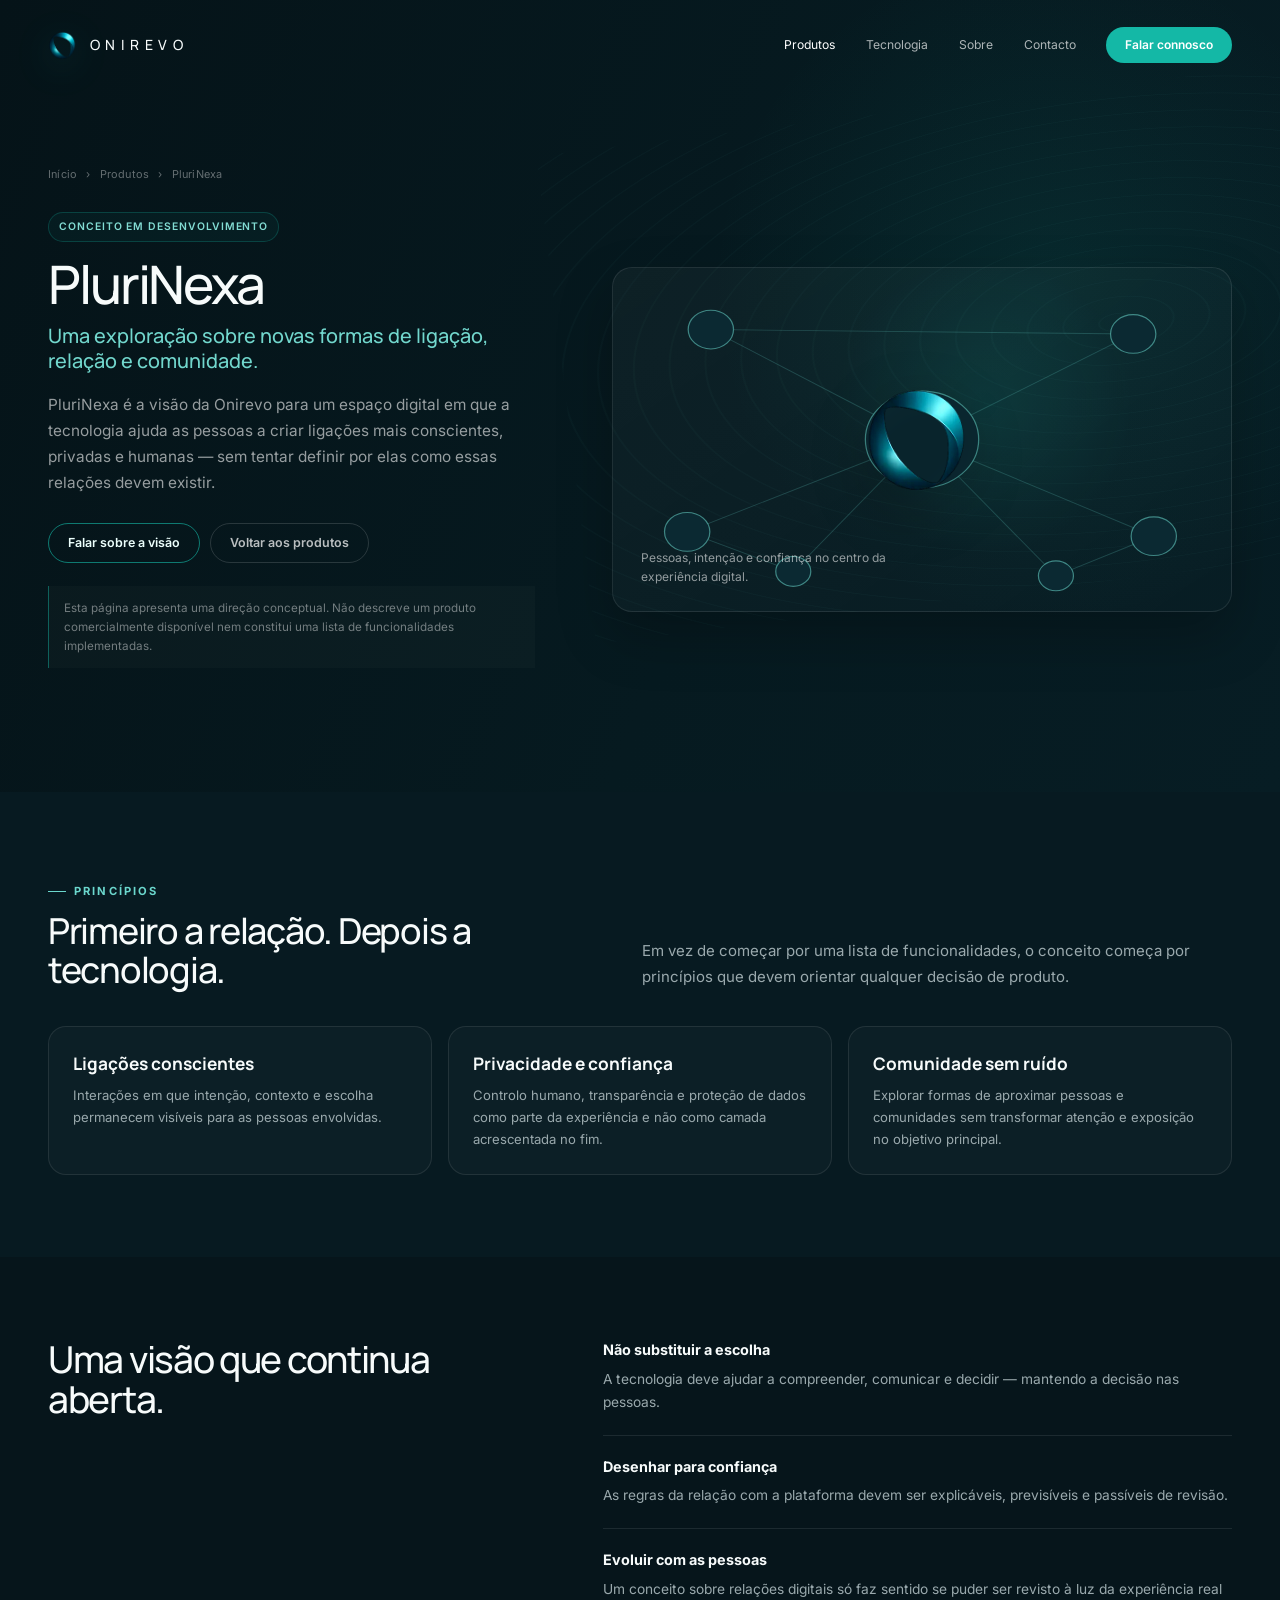
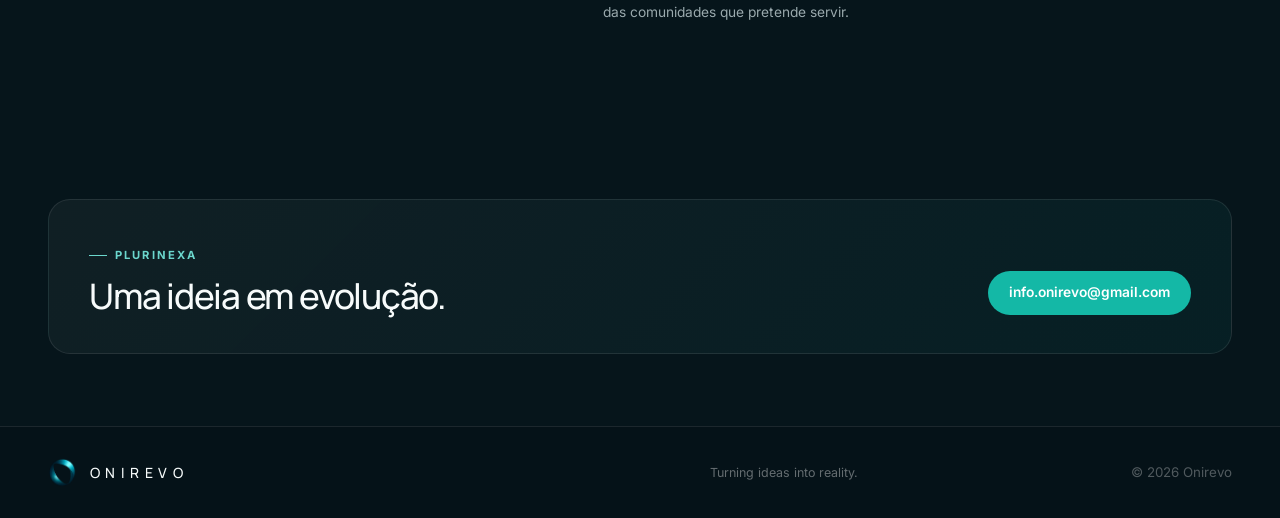
<file: plurinexa.html>
<!DOCTYPE html>
<html lang="pt-PT"><head><meta charset="UTF-8"><meta name="viewport" content="width=device-width, initial-scale=1.0"><meta name="description" content="PluriNexa — conceito Onirevo para novas formas de ligação, relação e comunidade no digital."><meta name="theme-color" content="#06151b"><title>PluriNexa — Conceito Onirevo</title><link rel="preconnect" href="https://fonts.googleapis.com"><link rel="preconnect" href="https://fonts.gstatic.com" crossorigin><link href="https://fonts.googleapis.com/css2?family=Inter:wght@400;500;600;700&family=Manrope:wght@500;600;700&display=swap" rel="stylesheet"><link rel="stylesheet" href="styles.css"><link rel="stylesheet" href="home-refine.css"></head>
<body class="product-page"><header class="site-header"><div class="container header-inner"><a class="brand" href="index.html"><img src="assets/onirevo-symbol.webp" alt="Símbolo Onirevo"><span class="brand-word">ONIREVO</span></a><nav class="desktop-nav"><a class="active" href="index.html#produtos">Produtos</a><a href="index.html#tecnologia">Tecnologia</a><a href="index.html#sobre">Sobre</a><a href="index.html#contacto">Contacto</a></nav><a class="header-cta" href="index.html#contacto">Falar connosco</a></div></header>
<main><section class="product-hero concept-hero"><div class="container"><div class="breadcrumbs"><a href="index.html">Início</a><span>›</span><a href="index.html#produtos">Produtos</a><span>›</span><span>PluriNexa</span></div><div class="product-hero-grid"><div><span class="concept-badge">Conceito em desenvolvimento</span><h1>PluriNexa</h1><p class="product-subtitle">Uma exploração sobre novas formas de ligação, relação e comunidade.</p><p class="product-intro">PluriNexa é a visão da Onirevo para um espaço digital em que a tecnologia ajuda as pessoas a criar ligações mais conscientes, privadas e humanas — sem tentar definir por elas como essas relações devem existir.</p><div class="hero-actions"><a class="button" href="mailto:info.onirevo@gmail.com?subject=PluriNexa">Falar sobre a visão</a><a class="button secondary" href="index.html#produtos">Voltar aos produtos</a></div><div class="availability-note">Esta página apresenta uma direção conceptual. Não descreve um produto comercialmente disponível nem constitui uma lista de funcionalidades implementadas.</div></div>
<div class="concept-card"><div class="concept-network"><svg viewBox="0 0 600 390" preserveAspectRatio="none"><line x1="95" y1="70" x2="300" y2="195"/><line x1="505" y1="75" x2="300" y2="195"/><line x1="72" y1="300" x2="300" y2="195"/><line x1="525" y1="305" x2="300" y2="195"/><line x1="175" y1="345" x2="300" y2="195"/><line x1="430" y1="350" x2="300" y2="195"/><line x1="95" y1="70" x2="505" y2="75"/><line x1="72" y1="300" x2="175" y2="345"/><line x1="430" y1="350" x2="525" y2="305"/><circle cx="95" cy="70" r="22"/><circle cx="505" cy="75" r="22"/><circle cx="72" cy="300" r="22"/><circle cx="525" cy="305" r="22"/><circle cx="175" cy="345" r="17"/><circle cx="430" cy="350" r="17"/><circle cx="300" cy="195" r="55"/></svg></div><div class="concept-center"><img src="assets/onirevo-symbol.webp" alt="Símbolo Onirevo"></div><div class="concept-label">Pessoas, intenção e confiança no centro da experiência digital.</div></div></div></div></section>
<section class="section module-section"><div class="container"><div class="section-head"><div><span class="eyebrow">Princípios</span><h2>Primeiro a relação. Depois a tecnologia.</h2></div><p>Em vez de começar por uma lista de funcionalidades, o conceito começa por princípios que devem orientar qualquer decisão de produto.</p></div><div class="concept-pillars"><article class="concept-pillar"><h3>Ligações conscientes</h3><p>Interações em que intenção, contexto e escolha permanecem visíveis para as pessoas envolvidas.</p></article><article class="concept-pillar"><h3>Privacidade e confiança</h3><p>Controlo humano, transparência e proteção de dados como parte da experiência e não como camada acrescentada no fim.</p></article><article class="concept-pillar"><h3>Comunidade sem ruído</h3><p>Explorar formas de aproximar pessoas e comunidades sem transformar atenção e exposição no objetivo principal.</p></article></div></div></section>
<section class="section product-story"><div class="container story-grid"><h2>Uma visão que continua aberta.</h2><div class="story-items"><div class="story-item"><b>Não substituir a escolha</b><p>A tecnologia deve ajudar a compreender, comunicar e decidir — mantendo a decisão nas pessoas.</p></div><div class="story-item"><b>Desenhar para confiança</b><p>As regras da relação com a plataforma devem ser explicáveis, previsíveis e passíveis de revisão.</p></div><div class="story-item"><b>Evoluir com as pessoas</b><p>Um conceito sobre relações digitais só faz sentido se puder ser revisto à luz da experiência real das comunidades que pretende servir.</p></div></div></div></section>
<section class="contact"><div class="container contact-panel"><div><span class="eyebrow">PluriNexa</span><h2>Uma ideia em evolução.</h2></div><a class="button" href="mailto:info.onirevo@gmail.com?subject=PluriNexa">info.onirevo@gmail.com</a></div></section></main>
<footer class="footer"><div class="container footer-inner"><a class="brand" href="index.html"><img src="assets/onirevo-symbol.webp" alt=""><span class="brand-word">ONIREVO</span></a><p>Turning ideas into reality.</p><small>© 2026 Onirevo</small></div></footer></body></html>
</file>
<file: styles.css>
:root{--bg:#06151b;--bg-soft:#081d24;--surface:#0b242c;--surface-2:#0d2b36;--text:#f7fbfb;--muted:#9aa9ad;--line:rgba(255,255,255,.09);--accent:#14b8a6;--accent-soft:#6bd7cd;--copper:#d08c5b;--paper:#f5f6f4;--ink:#111418}*{box-sizing:border-box}html{scroll-behavior:smooth}body{margin:0;font-family:Inter,system-ui,-apple-system,BlinkMacSystemFont,"Segoe UI",sans-serif;background:var(--bg);color:var(--text);line-height:1.55}a{color:inherit;text-decoration:none}img{max-width:100%;display:block}.container{width:min(1220px,calc(100% - 48px));margin:auto}.site-header{position:sticky;top:0;z-index:30;background:rgba(6,21,27,.82);backdrop-filter:blur(18px);border-bottom:1px solid rgba(255,255,255,.055)}.header-inner{min-height:78px;display:flex;align-items:center;gap:30px}.brand{display:inline-flex;align-items:center;gap:12px;margin-right:auto}.brand img{width:38px;height:38px;object-fit:contain;filter:drop-shadow(0 9px 22px rgba(20,184,166,.22))}.brand-word{font-family:Manrope,sans-serif;font-size:.96rem;font-weight:600;letter-spacing:.34em}.desktop-nav{display:flex;align-items:center;gap:28px;font-size:.84rem;color:rgba(255,255,255,.68)}.desktop-nav a:hover,.desktop-nav a.active{color:#fff}.header-cta,.button{display:inline-flex;align-items:center;justify-content:center;gap:9px;min-height:44px;padding:0 20px;border:1px solid transparent;border-radius:999px;background:var(--accent);color:#fff;font-size:.86rem;font-weight:600;transition:.2s ease}.header-cta:hover,.button:hover{transform:translateY(-1px);background:#18c6b3}.button.secondary{background:transparent;border-color:rgba(20,184,166,.55);color:#eafffc}.button.secondary:hover{background:rgba(20,184,166,.08)}.eyebrow{display:inline-flex;align-items:center;gap:8px;color:var(--accent-soft);font-size:.7rem;font-weight:700;letter-spacing:.19em;text-transform:uppercase}.eyebrow:before{content:"";width:18px;height:1px;background:currentColor}.hero{position:relative;overflow:hidden;padding:94px 0 76px;background:radial-gradient(circle at 78% 34%,rgba(20,184,166,.12),transparent 30%),linear-gradient(180deg,#051319 0%,#071b22 100%)}.hero:after,.product-hero:after{content:"";position:absolute;inset:auto -12% 8% 35%;height:250px;background:repeating-radial-gradient(ellipse at 60% 50%,transparent 0 19px,rgba(87,211,199,.05) 20px 21px,transparent 22px 38px);transform:rotate(-7deg);pointer-events:none}.hero-grid{position:relative;z-index:2;display:grid;grid-template-columns:1.08fr .92fr;gap:60px;align-items:center}.hero-copy{max-width:720px}.hero h1,.product-hero h1,.section-head h2,.light-section h2,.contact-panel h2{font-family:Manrope,sans-serif;letter-spacing:-.045em;line-height:1.04}.hero h1{font-size:clamp(3.4rem,6vw,6rem);font-weight:500;margin:20px 0 24px}.hero h1 span{color:var(--accent)}.hero p{max-width:620px;margin:0 0 30px;color:rgba(255,255,255,.65);font-size:1.08rem}.hero-actions{display:flex;flex-wrap:wrap;gap:12px}.hero-visual{position:relative;display:grid;place-items:center;min-height:420px}.hero-symbol{width:min(38vw,430px);filter:drop-shadow(0 38px 42px rgba(0,0,0,.5))}.hero-ring{position:absolute;width:68%;aspect-ratio:1;border-radius:50%;background:rgba(20,184,166,.1);filter:blur(65px)}.trust-line{margin-top:32px;display:flex;gap:24px;flex-wrap:wrap;color:rgba(255,255,255,.48);font-size:.76rem}.trust-line span{display:inline-flex;align-items:center;gap:8px}.trust-line i{width:6px;height:6px;border-radius:50%;background:var(--accent)}.section{padding:92px 0}.section.compact{padding:70px 0}.section-head{display:grid;grid-template-columns:.7fr 1.3fr;gap:50px;align-items:end;margin-bottom:42px}.section-head h2{font-size:clamp(2.3rem,4.2vw,4.4rem);font-weight:500;margin:12px 0 0}.section-head p{max-width:650px;justify-self:end;margin:0;color:var(--muted);font-size:1rem}.ecosystem{background:#071a21}.product-grid{display:grid;grid-template-columns:repeat(4,1fr);gap:14px}.product-card{position:relative;min-height:265px;padding:24px;border:1px solid var(--line);border-radius:22px;background:linear-gradient(180deg,rgba(255,255,255,.045),rgba(255,255,255,.012));display:flex;flex-direction:column;overflow:hidden;transition:.2s ease}.product-card:hover{transform:translateY(-3px);border-color:rgba(20,184,166,.3);background:linear-gradient(180deg,rgba(20,184,166,.075),rgba(255,255,255,.012))}.product-mark{width:48px;height:48px;border:1px solid rgba(20,184,166,.25);border-radius:15px;display:grid;place-items:center;color:var(--accent-soft);background:rgba(20,184,166,.07)}.product-mark svg{width:25px;height:25px;fill:none;stroke:currentColor;stroke-width:1.7;stroke-linecap:round;stroke-linejoin:round}.product-card h3{font-family:Manrope,sans-serif;font-size:1.38rem;margin:18px 0 7px}.product-card p{margin:0;color:var(--muted);font-size:.9rem}.product-card .card-link{margin-top:auto;padding-top:22px;color:var(--accent-soft);font-size:.83rem}.product-card .status{position:absolute;top:22px;right:20px;padding:5px 9px;border:1px solid var(--line);border-radius:999px;color:rgba(255,255,255,.48);font-size:.62rem}.showcases{background:linear-gradient(180deg,#071a21,#06151b)}.showcase-row{display:grid;grid-template-columns:.82fr 1.18fr;gap:58px;align-items:center;padding:76px 0;border-top:1px solid var(--line)}.showcase-row:first-child{border-top:0;padding-top:15px}.showcase-row.reverse{grid-template-columns:1.18fr .82fr}.showcase-row.reverse .showcase-copy{order:2}.showcase-row.reverse .interface-preview{order:1}.showcase-copy h3{font-family:Manrope,sans-serif;font-size:clamp(2.2rem,3.7vw,3.7rem);line-height:1.04;letter-spacing:-.04em;margin:11px 0 18px}.showcase-copy>p{color:var(--muted);margin:0 0 24px}.feature-list{display:grid;gap:10px;margin:0 0 27px;padding:0;list-style:none}.feature-list li{display:flex;gap:10px;align-items:flex-start;font-size:.88rem;color:rgba(255,255,255,.76)}.feature-list li:before{content:"";width:6px;height:6px;margin-top:7px;flex:0 0 auto;border-radius:50%;background:var(--accent)}.text-link{display:inline-flex;gap:9px;align-items:center;color:var(--accent-soft);font-size:.88rem;font-weight:600}.interface-preview{position:relative;min-height:390px;padding:12px;border:1px solid rgba(255,255,255,.12);border-radius:24px;background:#02090d;box-shadow:0 32px 70px rgba(0,0,0,.28);overflow:hidden}.interface-window{height:100%;min-height:364px;border-radius:16px;background:linear-gradient(145deg,#0b252e,#07181e);overflow:hidden}.window-bar{height:42px;border-bottom:1px solid var(--line);display:flex;align-items:center;padding:0 15px;gap:8px;color:rgba(255,255,255,.65);font-size:.72rem}.window-dot{width:6px;height:6px;border-radius:50%;background:rgba(255,255,255,.22)}.window-title{margin-left:7px;font-weight:600;color:#fff}.window-badge{margin-left:auto;color:var(--accent-soft);font-size:.62rem}.ui-body{display:grid;grid-template-columns:148px 1fr;min-height:322px}.ui-sidebar{padding:17px 12px;border-right:1px solid var(--line);display:flex;flex-direction:column;gap:6px}.ui-sidebar span{padding:7px 9px;border-radius:8px;color:rgba(255,255,255,.42);font-size:.61rem}.ui-sidebar span.active{background:rgba(20,184,166,.13);color:#dffcf8}.ui-main{padding:18px}.ui-main h4{font-size:.9rem;margin:0 0 4px}.ui-main>p{font-size:.59rem;color:rgba(255,255,255,.4);margin:0 0 15px}.ui-kpis{display:grid;grid-template-columns:repeat(3,1fr);gap:8px}.ui-kpi,.ui-panel,.ui-list-row{border:1px solid rgba(255,255,255,.06);background:rgba(255,255,255,.025);border-radius:10px}.ui-kpi{padding:11px}.ui-kpi small{display:block;color:rgba(255,255,255,.38);font-size:.54rem}.ui-kpi b{font-size:.69rem;font-weight:600}.ui-columns{display:grid;grid-template-columns:1.15fr .85fr;gap:8px;margin-top:8px}.ui-panel{min-height:142px;padding:12px}.ui-panel-title{font-size:.59rem;color:rgba(255,255,255,.65);margin-bottom:10px}.ui-bars{height:82px;display:flex;align-items:flex-end;gap:6px}.ui-bars i{display:block;flex:1;background:linear-gradient(180deg,rgba(20,184,166,.72),rgba(20,184,166,.16));border-radius:4px 4px 1px 1px}.ui-list{display:grid;gap:6px}.ui-list-row{padding:7px 8px;display:flex;align-items:center;gap:7px;font-size:.54rem;color:rgba(255,255,255,.66)}.ui-list-row i{width:6px;height:6px;border-radius:50%;background:var(--accent)}.ui-list-row small{margin-left:auto;color:rgba(255,255,255,.3)}.preview-note{position:absolute;left:22px;bottom:19px;padding:6px 10px;border:1px solid var(--line);border-radius:999px;background:rgba(5,18,23,.86);color:rgba(255,255,255,.5);font-size:.58rem}.concept-card{min-height:390px;padding:36px;border:1px solid var(--line);border-radius:24px;background:radial-gradient(circle at 60% 40%,rgba(20,184,166,.11),transparent 35%),linear-gradient(145deg,rgba(255,255,255,.035),rgba(255,255,255,.008));position:relative;overflow:hidden}.concept-network{position:absolute;inset:0}.concept-network svg{width:100%;height:100%}.concept-network line{stroke:rgba(107,215,205,.22);stroke-width:1}.concept-network circle{fill:#0b2932;stroke:rgba(107,215,205,.55);stroke-width:1.2}.concept-center{position:absolute;inset:0;display:grid;place-items:center}.concept-center img{width:115px;filter:drop-shadow(0 18px 30px rgba(0,0,0,.45))}.concept-label{position:absolute;left:28px;bottom:25px;max-width:280px;color:rgba(255,255,255,.56);font-size:.75rem}.light-section{background:var(--paper);color:var(--ink)}.light-grid{display:grid;grid-template-columns:1fr 1fr;gap:80px;align-items:start}.light-section h2{font-size:clamp(2.5rem,4.6vw,4.8rem);font-weight:500;margin:13px 0 0}.light-copy{padding-top:29px}.light-copy>p{margin:0 0 25px;color:#566267;font-size:1.03rem}.principles{display:grid;grid-template-columns:repeat(3,1fr);gap:20px;margin-top:55px}.principle{padding:22px 0;border-top:1px solid #ccd2d3}.principle span{color:#0c746b;font-size:.68rem;font-weight:700;letter-spacing:.15em}.principle h3{font-family:Manrope,sans-serif;margin:10px 0 6px}.principle p{margin:0;color:#687378;font-size:.87rem}.contact{padding:76px 0;background:#06151b}.contact-panel{display:flex;justify-content:space-between;align-items:end;gap:32px;padding:42px;border:1px solid var(--line);border-radius:26px;background:linear-gradient(135deg,rgba(255,255,255,.042),rgba(20,184,166,.065))}.contact-panel h2{font-size:clamp(2.4rem,4.5vw,4.4rem);font-weight:500;margin:13px 0 0}.footer{padding:30px 0;border-top:1px solid var(--line);background:#051218;color:#fff}.footer-inner{display:flex;align-items:center;gap:25px}.footer .brand img{width:31px;height:31px}.footer .brand-word{font-size:.78rem}.footer p{margin:auto;color:rgba(255,255,255,.38);font-size:.78rem}.footer small{color:rgba(255,255,255,.3)}.product-hero{position:relative;overflow:hidden;padding:72px 0 62px;background:radial-gradient(circle at 78% 34%,rgba(20,184,166,.1),transparent 30%),linear-gradient(180deg,#051319,#071b22)}.breadcrumbs{display:flex;gap:9px;align-items:center;color:rgba(255,255,255,.38);font-size:.72rem;margin-bottom:36px}.breadcrumbs a:hover{color:#fff}.product-hero-grid{position:relative;z-index:2;display:grid;grid-template-columns:.82fr 1.18fr;gap:55px;align-items:center}.product-hero h1{font-size:clamp(3.7rem,6.5vw,6.5rem);font-weight:500;margin:14px 0 14px}.product-subtitle{font-family:Manrope,sans-serif;font-size:clamp(1.45rem,2.5vw,2.35rem);line-height:1.16;color:var(--accent-soft);margin:0 0 20px}.product-intro{max-width:590px;color:var(--muted);margin:0 0 28px}.product-hero .interface-preview{min-height:360px}.product-hero .interface-window{min-height:334px}.module-section{background:#071a21}.module-grid{display:grid;grid-template-columns:repeat(4,1fr);gap:13px}.module-card{padding:22px;border:1px solid var(--line);border-radius:18px;background:rgba(255,255,255,.025)}.module-card h3{font-family:Manrope,sans-serif;font-size:1.08rem;margin:0 0 7px}.module-card p{font-size:.82rem;color:var(--muted);margin:0}.product-story{background:#06151b}.story-grid{display:grid;grid-template-columns:.8fr 1.2fr;gap:70px}.story-grid h2{font-family:Manrope,sans-serif;font-size:clamp(2.4rem,4vw,4rem);line-height:1.05;letter-spacing:-.04em;margin:0}.story-items{display:grid;gap:24px}.story-item{padding:0 0 24px;border-bottom:1px solid var(--line)}.story-item:last-child{border-bottom:0}.story-item b{display:block;margin-bottom:6px}.story-item p{margin:0;color:var(--muted);font-size:.9rem}.concept-hero .product-hero-grid{grid-template-columns:.9fr 1.1fr}.concept-badge{display:inline-flex;padding:6px 10px;border:1px solid rgba(208,140,91,.35);border-radius:999px;color:#e1aa81;font-size:.65rem;font-weight:600;letter-spacing:.09em;text-transform:uppercase}.concept-pillars{display:grid;grid-template-columns:repeat(3,1fr);gap:14px}.concept-pillar{padding:24px;border:1px solid var(--line);border-radius:20px;background:rgba(255,255,255,.025)}.concept-pillar h3{font-family:Manrope,sans-serif;margin:0 0 8px}.concept-pillar p{color:var(--muted);font-size:.86rem;margin:0}.availability-note{margin-top:30px;padding:16px 18px;border-left:2px solid var(--copper);background:rgba(208,140,91,.06);color:rgba(255,255,255,.58);font-size:.8rem}@media(max-width:980px){.desktop-nav{display:none}.hero-grid,.product-hero-grid,.concept-hero .product-hero-grid{grid-template-columns:1fr}.hero-copy{max-width:780px}.hero-visual{min-height:300px}.hero-symbol{width:min(55vw,360px)}.product-grid{grid-template-columns:repeat(2,1fr)}.showcase-row,.showcase-row.reverse{grid-template-columns:1fr;gap:35px}.showcase-row.reverse .showcase-copy,.showcase-row.reverse .interface-preview{order:initial}.section-head{grid-template-columns:1fr;gap:18px}.section-head p{justify-self:start}.light-grid,.story-grid{grid-template-columns:1fr;gap:25px}.module-grid{grid-template-columns:repeat(2,1fr)}.product-hero .interface-preview{margin-top:10px}}@media(max-width:650px){.container{width:min(100% - 30px,1220px)}.header-inner{min-height:72px}.brand img{width:34px;height:34px}.brand-word{font-size:.82rem;letter-spacing:.27em}.header-cta{display:none}.hero{padding:70px 0 52px}.hero h1{font-size:clamp(2.75rem,13vw,4.1rem)}.hero p{font-size:.97rem}.hero-visual{min-height:240px}.hero-symbol{width:230px}.trust-line{gap:13px}.section{padding:65px 0}.product-grid,.module-grid,.principles,.concept-pillars{grid-template-columns:1fr}.product-card{min-height:210px}.showcase-row{padding:55px 0}.interface-preview{min-height:330px;border-radius:19px}.interface-window{min-height:304px}.ui-body{grid-template-columns:88px 1fr;min-height:264px}.ui-sidebar{padding:10px 6px}.ui-sidebar span{padding:6px;font-size:.48rem}.ui-main{padding:11px}.ui-kpis{gap:5px}.ui-kpi{padding:7px}.ui-columns{grid-template-columns:1fr}.ui-columns .ui-panel:last-child{display:none}.ui-panel{min-height:105px}.preview-note{display:none}.light-grid{gap:8px}.principles{margin-top:38px}.contact-panel{padding:27px 22px;align-items:flex-start;flex-direction:column}.footer-inner{flex-direction:column;text-align:center}.footer p{margin:0}.product-hero{padding:48px 0}.breadcrumbs{margin-bottom:25px}.product-hero h1{font-size:3.8rem}.product-subtitle{font-size:1.5rem}.story-grid h2{font-size:2.5rem}.concept-card{min-height:320px;padding:20px}.concept-center img{width:90px}}
</file>
<file: home-refine.css>
/* Homepage refinement — aligned with the Onirevo stationery and original visual mockup */
.home-page{background:#06151b;overflow-x:hidden}
.home-page .container{width:min(1640px,calc(100vw - 96px));margin-inline:auto}

.home-page .site-header{position:absolute;top:0;left:0;right:0;z-index:30;background:transparent;border-bottom:0;backdrop-filter:none}
.home-page .header-inner{min-height:86px;padding-top:4px}
.home-page .brand{gap:11px}
.home-page .brand img{width:31px;height:31px;filter:brightness(1.42) saturate(1.18) contrast(1.03) drop-shadow(0 8px 18px rgba(30,205,190,.22))}
.home-page .brand-word{font-size:.88rem;font-weight:500;letter-spacing:.39em;color:#f7fbfb}
.home-page .desktop-nav{gap:31px;font-size:.76rem;color:rgba(255,255,255,.67)}
.home-page .header-cta{min-height:36px;padding:0 18px;font-size:.75rem;font-weight:600;box-shadow:none}

.home-page .hero{min-height:100svh;padding:118px 0 78px;display:flex;align-items:center;background:linear-gradient(112deg,#051318 0%,#061a20 58%,#071d24 100%)}
.home-page .hero:before{content:"";position:absolute;inset:0;background:radial-gradient(circle at 82% 36%,rgba(21,184,166,.10),transparent 28%);pointer-events:none}
.home-page .hero:after{inset:14% -10% auto 42%;height:64%;opacity:.6;background:repeating-radial-gradient(ellipse at 66% 48%,transparent 0 18px,rgba(78,194,184,.055) 19px 20px,transparent 21px 36px);transform:rotate(-7deg)}
.home-page .hero-grid{width:100%;grid-template-columns:minmax(0,.93fr) minmax(340px,1.07fr);gap:clamp(44px,7vw,124px);align-items:center}
.home-page .hero-copy{max-width:650px}
.home-page .hero .eyebrow{font-size:.66rem;letter-spacing:.21em}
.home-page .hero h1{max-width:640px;margin:17px 0 19px;font-size:clamp(2.65rem,3.45vw,4.15rem);line-height:1.055;letter-spacing:-.042em;font-weight:500}
.home-page .hero h1 span{color:#32c5b6}
.home-page .hero p{max-width:470px;margin:0 0 27px;font-size:.98rem;line-height:1.62;color:rgba(255,255,255,.59)}
.home-page .hero-actions{gap:10px}
.home-page .hero .button{min-height:40px;padding:0 19px;font-size:.78rem;background:transparent;border-color:rgba(20,184,166,.62);color:#ecfffc}
.home-page .hero .button:hover{background:rgba(20,184,166,.09)}
.home-page .trust-line{display:none}
.home-page .hero-visual{min-height:0;justify-items:end;padding-right:clamp(18px,5vw,94px)}
.home-page .hero-symbol{width:clamp(230px,21vw,330px);filter:brightness(1.38) saturate(1.16) contrast(1.02) drop-shadow(0 28px 34px rgba(0,0,0,.40))}
.home-page .hero-ring{width:58%;max-width:315px;background:rgba(20,184,166,.09);filter:blur(58px)}

.home-page .section{padding:82px 0}
.home-page .section-head{grid-template-columns:.9fr 1.1fr;gap:70px;margin-bottom:36px}
.home-page .section-head h2{font-size:clamp(2rem,2.8vw,3.15rem);line-height:1.08;letter-spacing:-.035em}
.home-page .section-head p{max-width:580px;font-size:.94rem;line-height:1.7}
.home-page .ecosystem{padding-top:76px;background:#071a21}
.home-page .product-grid{gap:16px}
.home-page .product-card{min-height:238px;padding:23px;border-radius:19px;background:rgba(255,255,255,.025);box-shadow:none}
.home-page .product-card:hover{transform:translateY(-2px);background:rgba(20,184,166,.055)}
.home-page .product-mark{width:44px;height:44px;border-radius:13px}
.home-page .product-mark svg{width:23px;height:23px}
.home-page .product-card h3{font-size:1.24rem;margin:16px 0 6px}
.home-page .product-card p{font-size:.84rem;line-height:1.58}
.home-page .product-card .card-link{font-size:.78rem}

.home-page .showcase-row{gap:72px;padding:68px 0}
.home-page .showcase-copy h3{font-size:clamp(1.95rem,2.55vw,2.85rem);line-height:1.08;letter-spacing:-.035em}
.home-page .showcase-copy>p{font-size:.94rem;line-height:1.7}
.home-page .interface-preview,.home-page .concept-card{border-radius:20px;box-shadow:0 24px 55px rgba(0,0,0,.22)}

.home-page .light-section h2{font-size:clamp(2.05rem,3vw,3.35rem);line-height:1.08;letter-spacing:-.035em}
.home-page .light-copy>p{font-size:.98rem;line-height:1.72}
.home-page .contact-panel h2{font-size:clamp(2rem,2.85vw,3.15rem);line-height:1.08}
.home-page .contact-panel{border-radius:22px}
.home-page .footer .brand img{filter:brightness(1.35) saturate(1.15)}

/* Product pages — same visual language, scale and spacing as the homepage */
.product-page{background:#06151b;overflow-x:hidden}
.product-page .container{width:min(1640px,calc(100vw - 96px));margin-inline:auto}
.product-page .site-header{position:absolute;top:0;left:0;right:0;z-index:30;background:transparent;border-bottom:0;backdrop-filter:none}
.product-page .header-inner{min-height:86px;padding-top:4px}
.product-page .brand{gap:11px}
.product-page .brand img{width:31px;height:31px;filter:brightness(1.42) saturate(1.18) contrast(1.03) drop-shadow(0 8px 18px rgba(30,205,190,.22))}
.product-page .brand-word{font-size:.88rem;font-weight:500;letter-spacing:.39em;color:#f7fbfb}
.product-page .desktop-nav{gap:31px;font-size:.76rem;color:rgba(255,255,255,.67)}
.product-page .header-cta{min-height:36px;padding:0 18px;font-size:.75rem;font-weight:600;box-shadow:none}

.product-page .product-hero{min-height:88svh;padding:118px 0 76px;display:flex;align-items:center;background:linear-gradient(112deg,#051318 0%,#061a20 58%,#071d24 100%)}
.product-page .product-hero:before{content:"";position:absolute;inset:0;background:radial-gradient(circle at 82% 36%,rgba(21,184,166,.095),transparent 29%);pointer-events:none}
.product-page .product-hero:after{inset:13% -10% auto 44%;height:62%;opacity:.58;background:repeating-radial-gradient(ellipse at 66% 48%,transparent 0 18px,rgba(78,194,184,.05) 19px 20px,transparent 21px 36px);transform:rotate(-7deg)}
.product-page .breadcrumbs{margin:0 0 29px;font-size:.68rem;letter-spacing:.02em;color:rgba(255,255,255,.38)}
.product-page .product-hero-grid{grid-template-columns:minmax(0,.88fr) minmax(480px,1.12fr);gap:clamp(52px,6vw,110px);align-items:center}
.product-page .product-hero-grid>div:first-child{max-width:650px}
.product-page .product-hero h1{font-size:clamp(3rem,4.15vw,4.65rem);line-height:1.02;letter-spacing:-.04em;font-weight:500;margin:15px 0 12px}
.product-page .product-subtitle{max-width:620px;font-size:clamp(1.2rem,1.55vw,1.72rem);line-height:1.28;margin:0 0 18px;color:#72d7cd;font-weight:500}
.product-page .product-intro{max-width:590px;margin:0 0 27px;font-size:.96rem;line-height:1.7;color:rgba(255,255,255,.58)}
.product-page .hero-actions{gap:10px}
.product-page .product-hero .button{min-height:40px;padding:0 19px;font-size:.78rem;background:transparent;border-color:rgba(20,184,166,.62);color:#ecfffc}
.product-page .product-hero .button:hover{background:rgba(20,184,166,.09)}
.product-page .product-hero .button.secondary{border-color:rgba(255,255,255,.14);color:rgba(255,255,255,.72)}
.product-page .product-hero .interface-preview,.product-page .product-hero .concept-card{width:100%;max-width:760px;justify-self:end;min-height:345px;border-radius:20px;box-shadow:0 24px 55px rgba(0,0,0,.24)}
.product-page .product-hero .interface-window{min-height:320px}
.product-page .product-hero .concept-card{min-height:345px}
.product-page .concept-center img{filter:brightness(1.35) saturate(1.15) drop-shadow(0 18px 28px rgba(0,0,0,.38))}
.product-page .concept-badge{display:inline-flex;padding:6px 10px;border:1px solid rgba(20,184,166,.24);border-radius:999px;background:rgba(20,184,166,.055);color:#83ddd4;font-size:.65rem;letter-spacing:.09em;text-transform:uppercase}
.product-page .availability-note{margin-top:23px;max-width:570px;padding:13px 15px;border-left:1px solid rgba(20,184,166,.45);background:rgba(255,255,255,.018);color:rgba(255,255,255,.43);font-size:.73rem;line-height:1.6}

.product-page .section{padding:82px 0}
.product-page .section-head{grid-template-columns:.9fr 1.1fr;gap:70px;margin-bottom:36px}
.product-page .section-head h2{font-size:clamp(2rem,2.8vw,3.15rem);line-height:1.08;letter-spacing:-.035em;font-weight:500}
.product-page .section-head p{max-width:590px;font-size:.94rem;line-height:1.7;justify-self:end}
.product-page .module-section{background:#071a21}
.product-page .module-grid{gap:14px}
.product-page .module-card{padding:21px;border-radius:17px;background:rgba(255,255,255,.022)}
.product-page .module-card h3{font-size:1rem;margin-bottom:7px}
.product-page .module-card p{font-size:.8rem;line-height:1.62}
.product-page .concept-pillars{gap:16px}
.product-page .concept-pillar{padding:24px;border-radius:18px;background:rgba(255,255,255,.022)}
.product-page .concept-pillar h3{font-size:1.08rem}
.product-page .concept-pillar p{font-size:.82rem;line-height:1.65}

.product-page .product-story{background:#06151b}
.product-page .story-grid{grid-template-columns:.86fr 1.14fr;gap:80px}
.product-page .story-grid h2{font-size:clamp(2.05rem,2.9vw,3.2rem);line-height:1.08;letter-spacing:-.035em;font-weight:500}
.product-page .story-items{gap:20px}
.product-page .story-item{padding-bottom:21px}
.product-page .story-item b{font-size:.9rem}
.product-page .story-item p{font-size:.86rem;line-height:1.68}
.product-page .contact{padding:72px 0}
.product-page .contact-panel{padding:38px 40px;border-radius:22px}
.product-page .contact-panel h2{font-size:clamp(2rem,2.75vw,3.05rem);line-height:1.08;letter-spacing:-.035em}
.product-page .footer .brand img{filter:brightness(1.35) saturate(1.15)}

@media (min-width:1700px){
  .home-page .container,.product-page .container{width:min(1740px,calc(100vw - 140px))}
  .home-page .hero-grid{grid-template-columns:minmax(0,.88fr) minmax(420px,1.12fr)}
  .home-page .hero h1{font-size:4.15rem}
  .home-page .hero-symbol{width:340px}
  .home-page .hero-copy{max-width:690px}
  .product-page .product-hero-grid{grid-template-columns:minmax(0,.84fr) minmax(560px,1.16fr)}
  .product-page .product-hero h1{font-size:4.65rem}
  .product-page .product-hero .interface-preview,.product-page .product-hero .concept-card{max-width:820px}
}

@media (max-width:1180px){
  .home-page .container,.product-page .container{width:min(100% - 56px,1320px)}
  .home-page .desktop-nav,.product-page .desktop-nav{gap:22px}
  .home-page .hero-grid{grid-template-columns:1fr .78fr;gap:42px}
  .home-page .hero h1{font-size:clamp(2.7rem,4.3vw,3.65rem)}
  .home-page .hero-symbol{width:clamp(220px,25vw,285px)}
  .home-page .hero-visual{padding-right:20px}
  .home-page .product-grid{grid-template-columns:repeat(2,1fr)}
  .product-page .product-hero-grid{grid-template-columns:.9fr 1.1fr;gap:42px}
  .product-page .product-hero h1{font-size:clamp(2.85rem,4.6vw,3.9rem)}
  .product-page .product-hero .interface-preview,.product-page .product-hero .concept-card{min-width:0}
  .product-page .module-grid{grid-template-columns:repeat(2,1fr)}
}

@media (max-width:820px){
  .home-page .container,.product-page .container{width:min(100% - 40px,760px)}
  .home-page .site-header,.product-page .site-header{position:absolute}
  .home-page .header-inner,.product-page .header-inner{min-height:78px}
  .home-page .desktop-nav,.product-page .desktop-nav{display:none}
  .home-page .header-cta,.product-page .header-cta{margin-left:auto}
  .home-page .hero{min-height:auto;padding:112px 0 68px}
  .home-page .hero-grid{grid-template-columns:1fr;gap:38px}
  .home-page .hero-copy{max-width:620px}
  .home-page .hero h1{max-width:590px;font-size:clamp(2.55rem,8vw,3.45rem)}
  .home-page .hero p{max-width:520px}
  .home-page .hero-visual{justify-items:center;padding:0;min-height:230px}
  .home-page .hero-symbol{width:230px}
  .home-page .hero:after{inset:45% -45% auto 0;height:45%}
  .home-page .section,.product-page .section{padding:68px 0}
  .home-page .section-head,.product-page .section-head{grid-template-columns:1fr;gap:22px}
  .home-page .section-head p,.product-page .section-head p{justify-self:start}
  .home-page .showcase-row,.home-page .showcase-row.reverse{grid-template-columns:1fr;gap:34px;padding:55px 0}
  .home-page .showcase-row.reverse .showcase-copy,.home-page .showcase-row.reverse .interface-preview{order:initial}
  .home-page .light-grid{grid-template-columns:1fr;gap:20px}
  .product-page .product-hero{min-height:auto;padding:112px 0 68px}
  .product-page .product-hero-grid{grid-template-columns:1fr;gap:38px}
  .product-page .product-hero-grid>div:first-child{max-width:620px}
  .product-page .product-hero .interface-preview,.product-page .product-hero .concept-card{justify-self:stretch;max-width:none}
  .product-page .story-grid{grid-template-columns:1fr;gap:34px}
  .product-page .contact-panel{align-items:flex-start;flex-direction:column}
}

@media (max-width:560px){
  .home-page .container,.product-page .container{width:min(100% - 30px,520px)}
  .home-page .header-inner,.product-page .header-inner{min-height:72px}
  .home-page .brand img,.product-page .brand img{width:29px;height:29px}
  .home-page .brand-word,.product-page .brand-word{font-size:.78rem;letter-spacing:.31em}
  .home-page .header-cta,.product-page .header-cta{display:none}
  .home-page .hero{padding:100px 0 54px}
  .home-page .hero .eyebrow{font-size:.61rem}
  .home-page .hero h1{font-size:clamp(2.25rem,11vw,2.85rem);margin-top:14px}
  .home-page .hero p{font-size:.92rem}
  .home-page .hero-symbol{width:190px}
  .home-page .hero-visual{min-height:195px}
  .home-page .product-grid{grid-template-columns:1fr;gap:11px}
  .home-page .product-card{min-height:188px}
  .home-page .section-head h2,.home-page .showcase-copy h3,.home-page .light-section h2,.home-page .contact-panel h2{font-size:2rem}
  .home-page .interface-preview{min-height:330px;padding:8px}
  .home-page .ui-body{grid-template-columns:92px 1fr}
  .home-page .ui-sidebar{padding:12px 7px}
  .home-page .ui-main{padding:12px}
  .product-page .product-hero{padding:100px 0 54px}
  .product-page .breadcrumbs{margin-bottom:23px}
  .product-page .product-hero h1{font-size:clamp(2.55rem,12vw,3.15rem)}
  .product-page .product-subtitle{font-size:1.16rem}
  .product-page .product-intro{font-size:.9rem}
  .product-page .product-hero .interface-preview{min-height:320px;padding:8px}
  .product-page .product-hero .interface-window{min-height:300px}
  .product-page .product-hero .concept-card{min-height:310px}
  .product-page .ui-body{grid-template-columns:90px 1fr}
  .product-page .ui-sidebar{padding:11px 6px}
  .product-page .ui-main{padding:11px}
  .product-page .module-grid,.product-page .concept-pillars{grid-template-columns:1fr}
  .product-page .section-head h2,.product-page .story-grid h2,.product-page .contact-panel h2{font-size:2rem}
  .product-page .contact-panel{padding:28px 22px}
}
</file>
